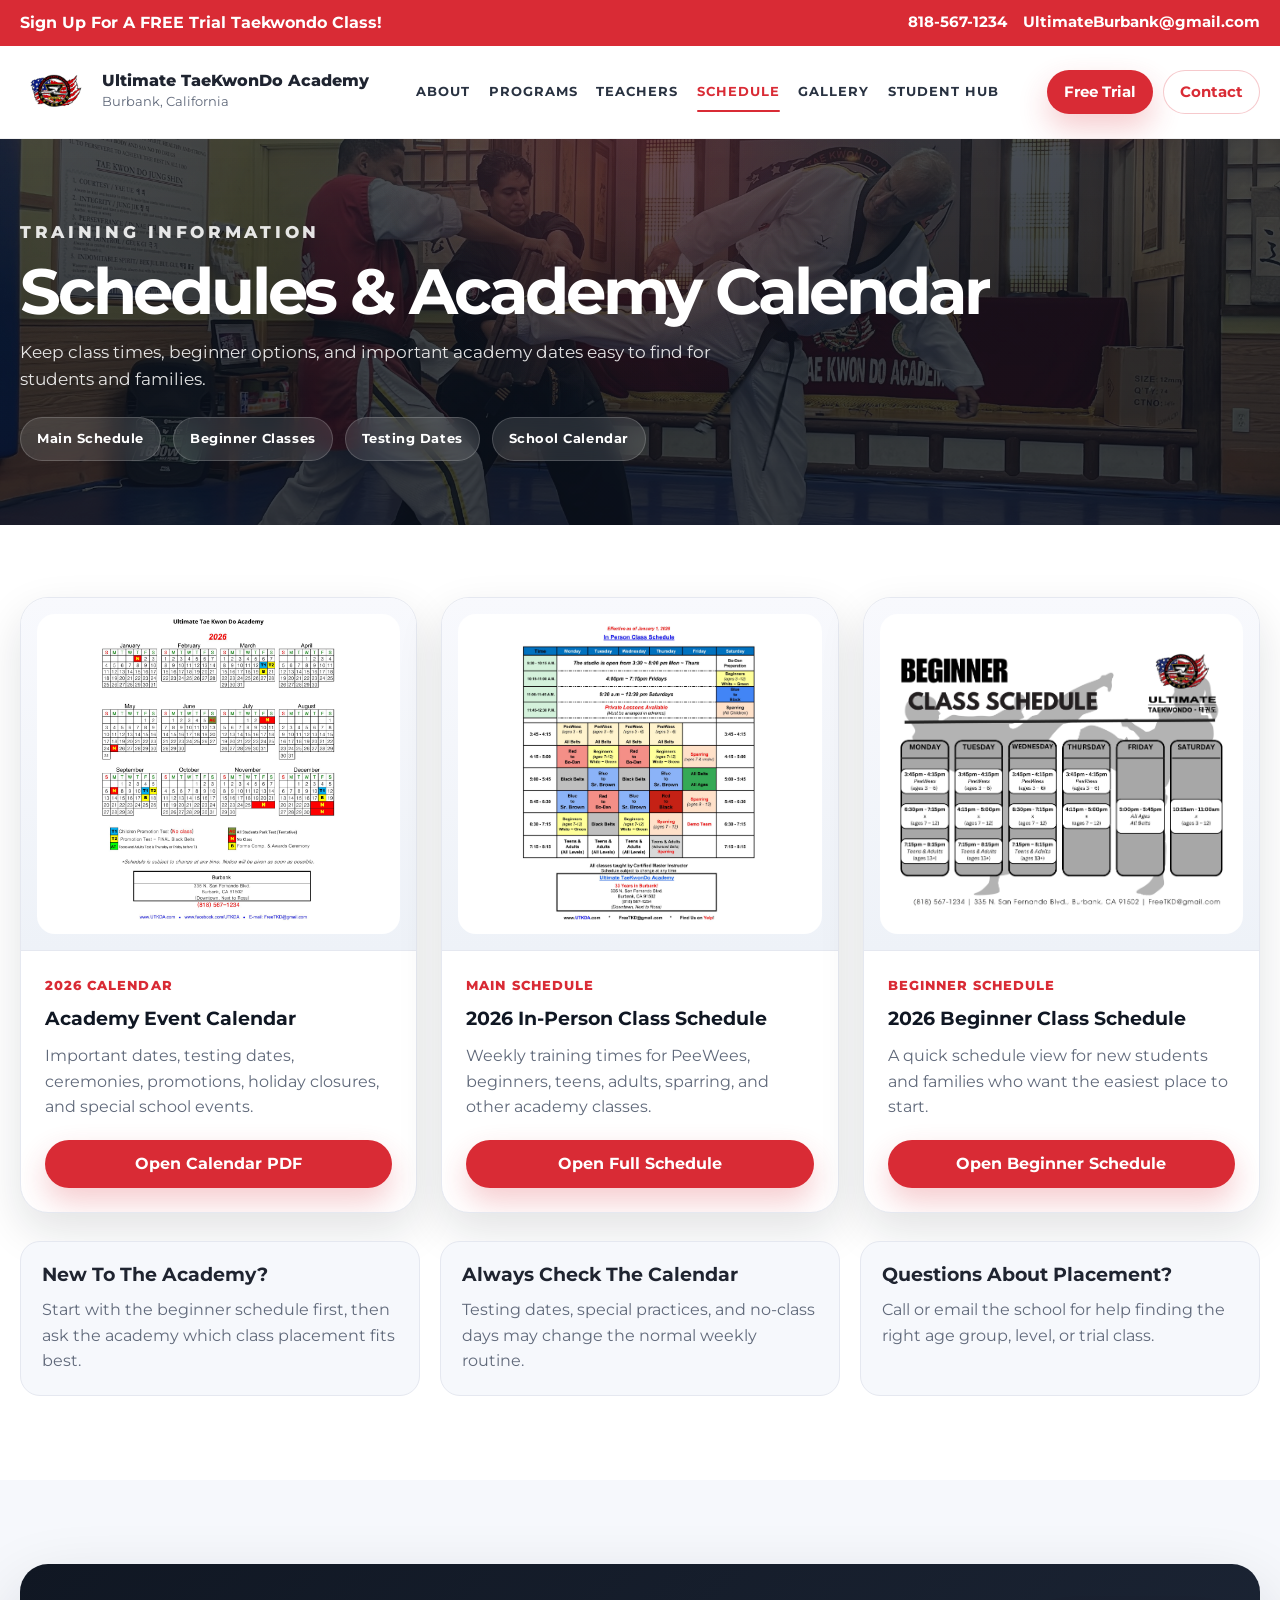
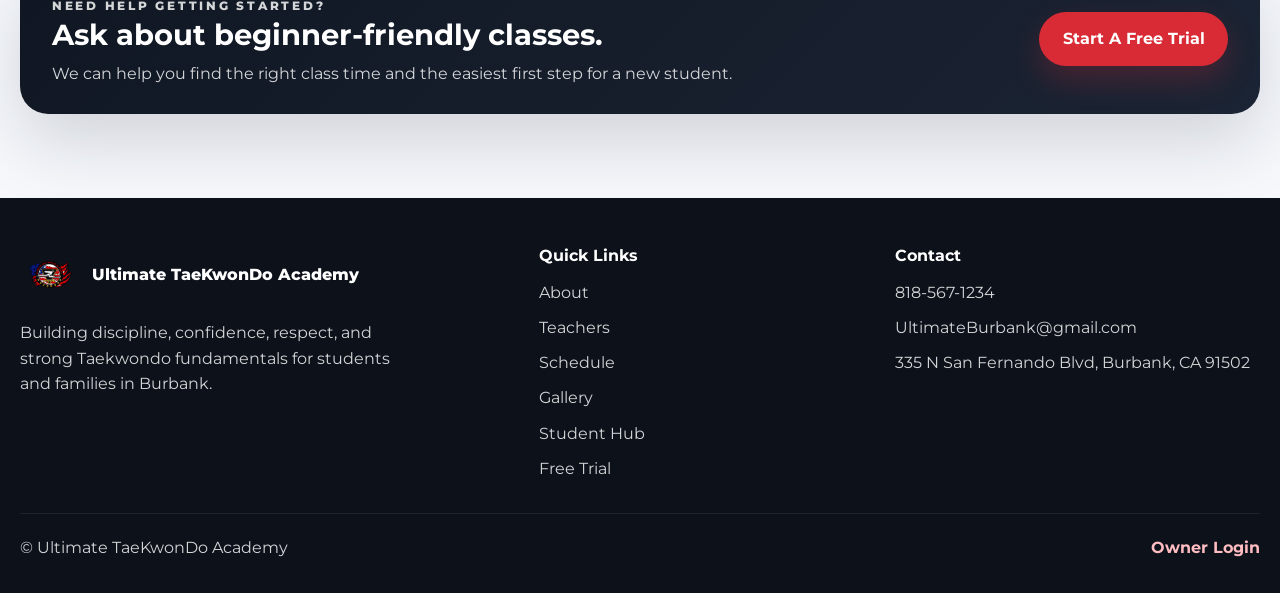
<file: schedule.html>
<!DOCTYPE html>
<html lang="en">
<head>
  <meta charset="UTF-8" />
  <meta name="viewport" content="width=device-width, initial-scale=1.0" />
  <title>Schedule | Ultimate Taekwondo Academy</title>
  <meta name="description" content="View the academy calendar, full class schedule, and beginner schedule for Ultimate TaeKwonDo Academy in Burbank." />
  <link rel="preconnect" href="https://fonts.googleapis.com" />
  <link rel="preconnect" href="https://fonts.gstatic.com" crossorigin />
  <link href="https://fonts.googleapis.com/css2?family=Montserrat:wght@400;500;600;700;800&display=swap" rel="stylesheet" />
  <link rel="stylesheet" href="styles.css" />
</head>
<body>
  <a class="skip-link" href="#main-content">Skip to content</a>
  <div class="top-strip">
    <div class="container top-strip-inner">
      <p class="top-strip-message">Sign Up For A FREE Trial Taekwondo Class!</p>
      <div class="top-strip-links">
        <a href="tel:8185671234">818-567-1234</a>
        <a href="mailto:UltimateBurbank@gmail.com">UltimateBurbank@gmail.com</a>
      </div>
    </div>
  </div>
  <header class="site-header" id="top">
    <div class="container header-row">
      <a class="site-brand" href="index.html" aria-label="Ultimate TaeKwonDo Academy home">
        <img src="utkdlogo.png" alt="Ultimate TaeKwonDo Academy logo" />
        <div class="site-brand-text">
          <span class="site-brand-name">Ultimate TaeKwonDo Academy</span>
          <span class="site-brand-location">Burbank, California</span>
        </div>
      </a>

      <button
        class="menu-toggle"
        type="button"
        aria-expanded="false"
        aria-controls="site-nav"
        aria-label="Open navigation"
      >
        <span></span>
        <span></span>
        <span></span>
      </button>

      <nav class="site-nav" id="site-nav">
        <a href="index.html#about">About</a>
        <a href="index.html#programs">Programs</a>
        <a href="teachers.html">Teachers</a>
        <a href="schedule.html" class="active">Schedule</a>
        <a href="gallery.html">Gallery</a>
        <a href="student-hub.html">Student Hub</a>
      </nav>

      <div class="header-actions">
        <a class="btn btn-primary" href="trial.html">Free Trial</a>
        <a class="btn btn-outline" href="index.html#contact">Contact</a>
      </div>
    </div>
  </header>

  <main id="main-content">
    <section class="page-hero">
      <div class="container page-hero-inner">
        <p class="eyebrow eyebrow-light">Training Information</p>
        <h1>Schedules &amp; Academy Calendar</h1>
        <p>
          Keep class times, beginner options, and important academy dates easy to find for students and families.
        </p>
        <div class="page-pill-row">
          <span class="page-pill">Main Schedule</span>
          <span class="page-pill">Beginner Classes</span>
          <span class="page-pill">Testing Dates</span>
          <span class="page-pill">School Calendar</span>
        </div>
      </div>
    </section>

    <section class="section section-light schedule-showcase">
      <div class="container">
        <div class="schedule-cards">
          <article class="schedule-card">
            <div class="schedule-preview">
              <img src="utkda-calendar-2026.jpg" alt="2026 Academy Event Calendar preview" />
            </div>
            <div class="schedule-content">
              <p class="schedule-tag">2026 Calendar</p>
              <h3>Academy Event Calendar</h3>
              <p>Important dates, testing dates, ceremonies, promotions, holiday closures, and special school events.</p>
              <div class="schedule-actions">
                <a class="btn btn-primary" href="utkda-calendar-2026.pdf">Open Calendar PDF</a>
              </div>
            </div>
          </article>

          <article class="schedule-card">
            <div class="schedule-preview">
              <img src="2026 class.jpg" alt="2026 In-Person Class Schedule preview" />
            </div>
            <div class="schedule-content">
              <p class="schedule-tag">Main Schedule</p>
              <h3>2026 In-Person Class Schedule</h3>
              <p>Weekly training times for PeeWees, beginners, teens, adults, sparring, and other academy classes.</p>
              <div class="schedule-actions">
                <a class="btn btn-primary" href="2026 Class Schedule.pdf">Open Full Schedule</a>
              </div>
            </div>
          </article>

          <article class="schedule-card">
            <div class="schedule-preview">
              <img src="beginner class.jpg" alt="2026 Beginner Class Schedule preview" />
            </div>
            <div class="schedule-content">
              <p class="schedule-tag">Beginner Schedule</p>
              <h3>2026 Beginner Class Schedule</h3>
              <p>A quick schedule view for new students and families who want the easiest place to start.</p>
              <div class="schedule-actions">
                <a class="btn btn-primary" href="2026 Beginner Class Schedule.pdf">Open Beginner Schedule</a>
              </div>
            </div>
          </article>
        </div>

        <div class="schedule-note-grid">
          <article class="schedule-note">
            <h3>New To The Academy?</h3>
            <p>Start with the beginner schedule first, then ask the academy which class placement fits best.</p>
          </article>
          <article class="schedule-note">
            <h3>Always Check The Calendar</h3>
            <p>Testing dates, special practices, and no-class days may change the normal weekly routine.</p>
          </article>
          <article class="schedule-note">
            <h3>Questions About Placement?</h3>
            <p>Call or email the school for help finding the right age group, level, or trial class.</p>
          </article>
        </div>
      </div>
    </section>

    <section class="section section-soft">
      <div class="container">
        <div class="cta-banner">
          <div class="cta-banner-grid">
            <div>
              <p class="eyebrow eyebrow-light">Need Help Getting Started?</p>
              <h3 style="font-size: 1.8rem; margin-bottom: 0.45rem;">Ask about beginner-friendly classes.</h3>
              <p>We can help you find the right class time and the easiest first step for a new student.</p>
            </div>
            <a class="btn btn-primary btn-large" href="trial.html">Start A Free Trial</a>
          </div>
        </div>
      </div>
    </section>
  </main>
  <footer class="site-footer">
    <div class="container footer-grid">
      <div>
        <a class="footer-brand" href="index.html">
          <img src="utkdlogo.png" alt="Ultimate TaeKwonDo Academy logo" />
          <span>Ultimate TaeKwonDo Academy</span>
        </a>
        <p class="footer-text">
          Building discipline, confidence, respect, and strong Taekwondo fundamentals for students and families in Burbank.
        </p>
      </div>

      <div>
        <h3 class="footer-title">Quick Links</h3>
        <ul class="footer-list">
          <li><a href="index.html#about">About</a></li>
          <li><a href="teachers.html">Teachers</a></li>
          <li><a href="schedule.html">Schedule</a></li>
          <li><a href="gallery.html">Gallery</a></li>
          <li><a href="student-hub.html">Student Hub</a></li>
          <li><a href="trial.html">Free Trial</a></li>
        </ul>
      </div>

      <div>
        <h3 class="footer-title">Contact</h3>
        <ul class="footer-list">
          <li><a href="tel:8185671234">818-567-1234</a></li>
          <li><a href="mailto:UltimateBurbank@gmail.com">UltimateBurbank@gmail.com</a></li>
          <li>335 N San Fernando Blvd, Burbank, CA 91502</li>
        </ul>
      </div>
    </div>
    <div class="container footer-admin-row">
      <span>&copy; Ultimate TaeKwonDo Academy</span>
      <a class="footer-admin-link" href="admin/">Owner Login</a>
    </div>
  </footer>

  <script src="script.js"></script>
</body>
</html>
</file>
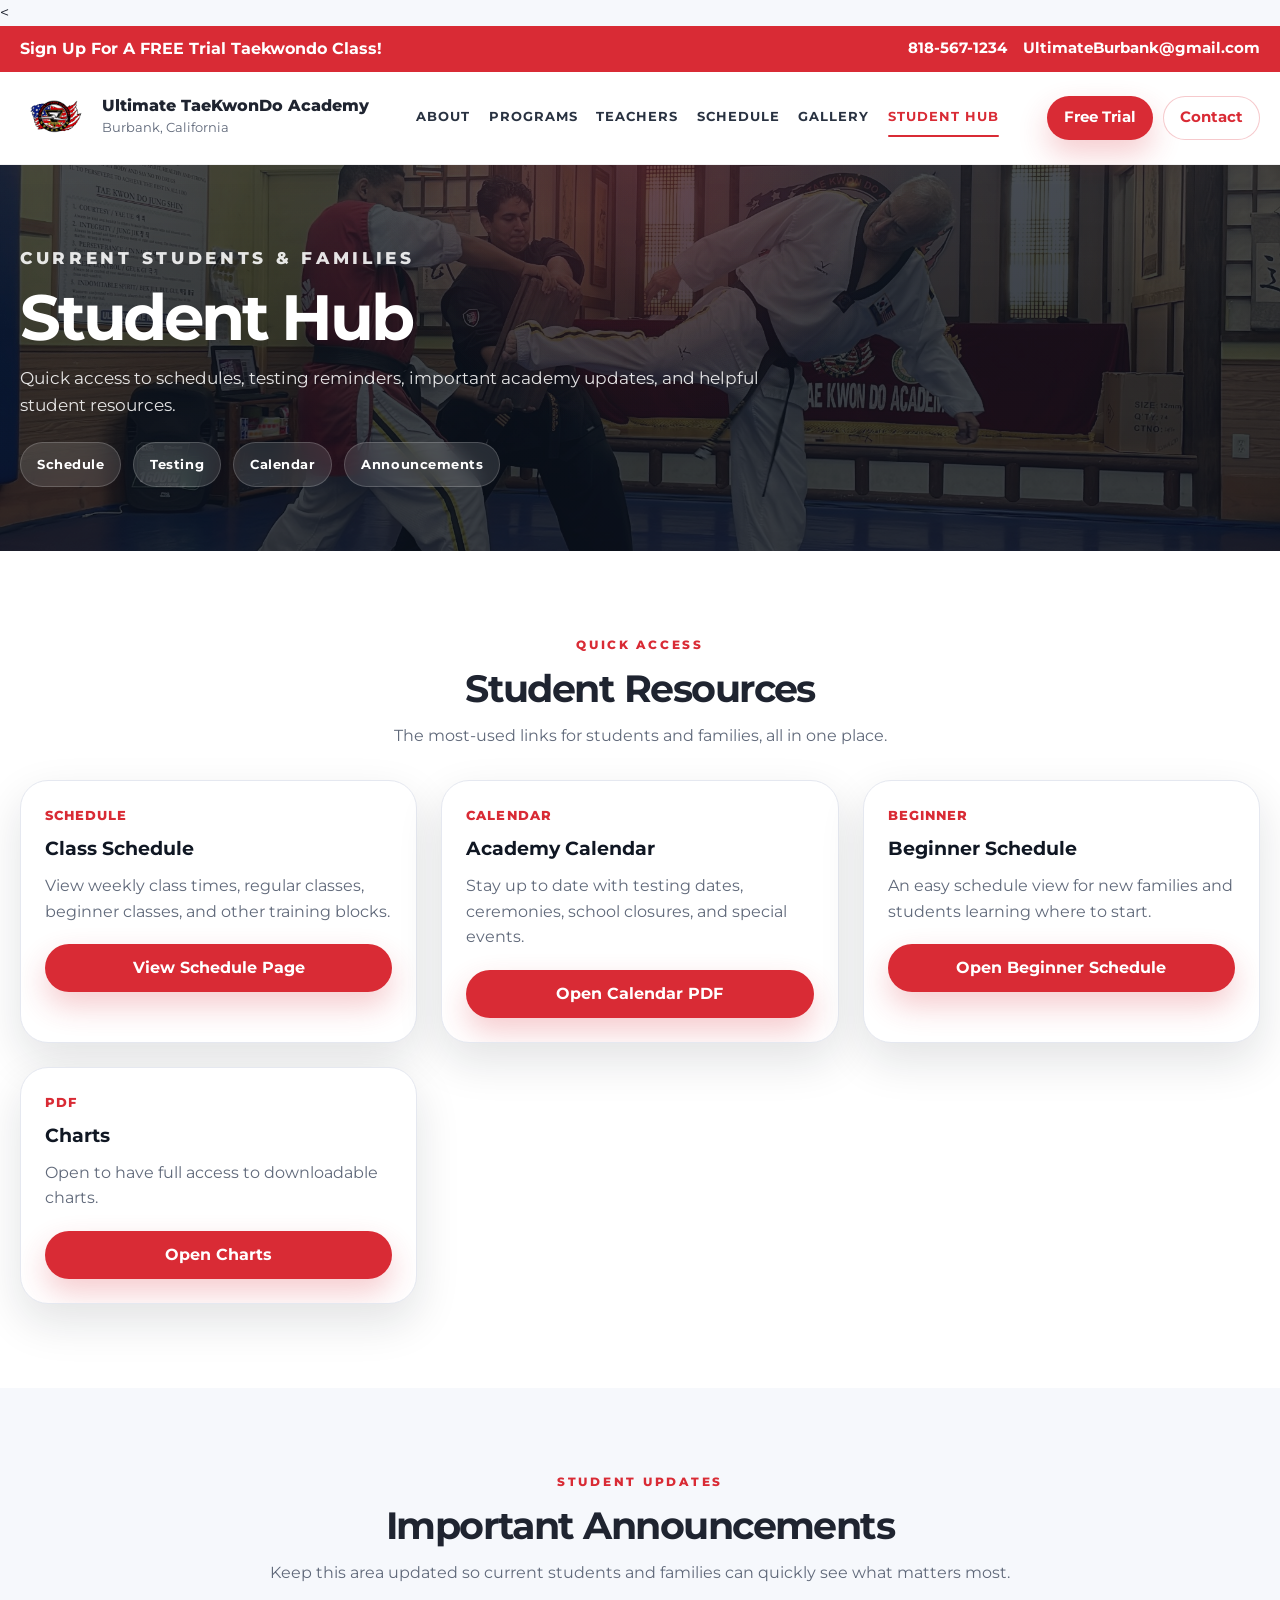
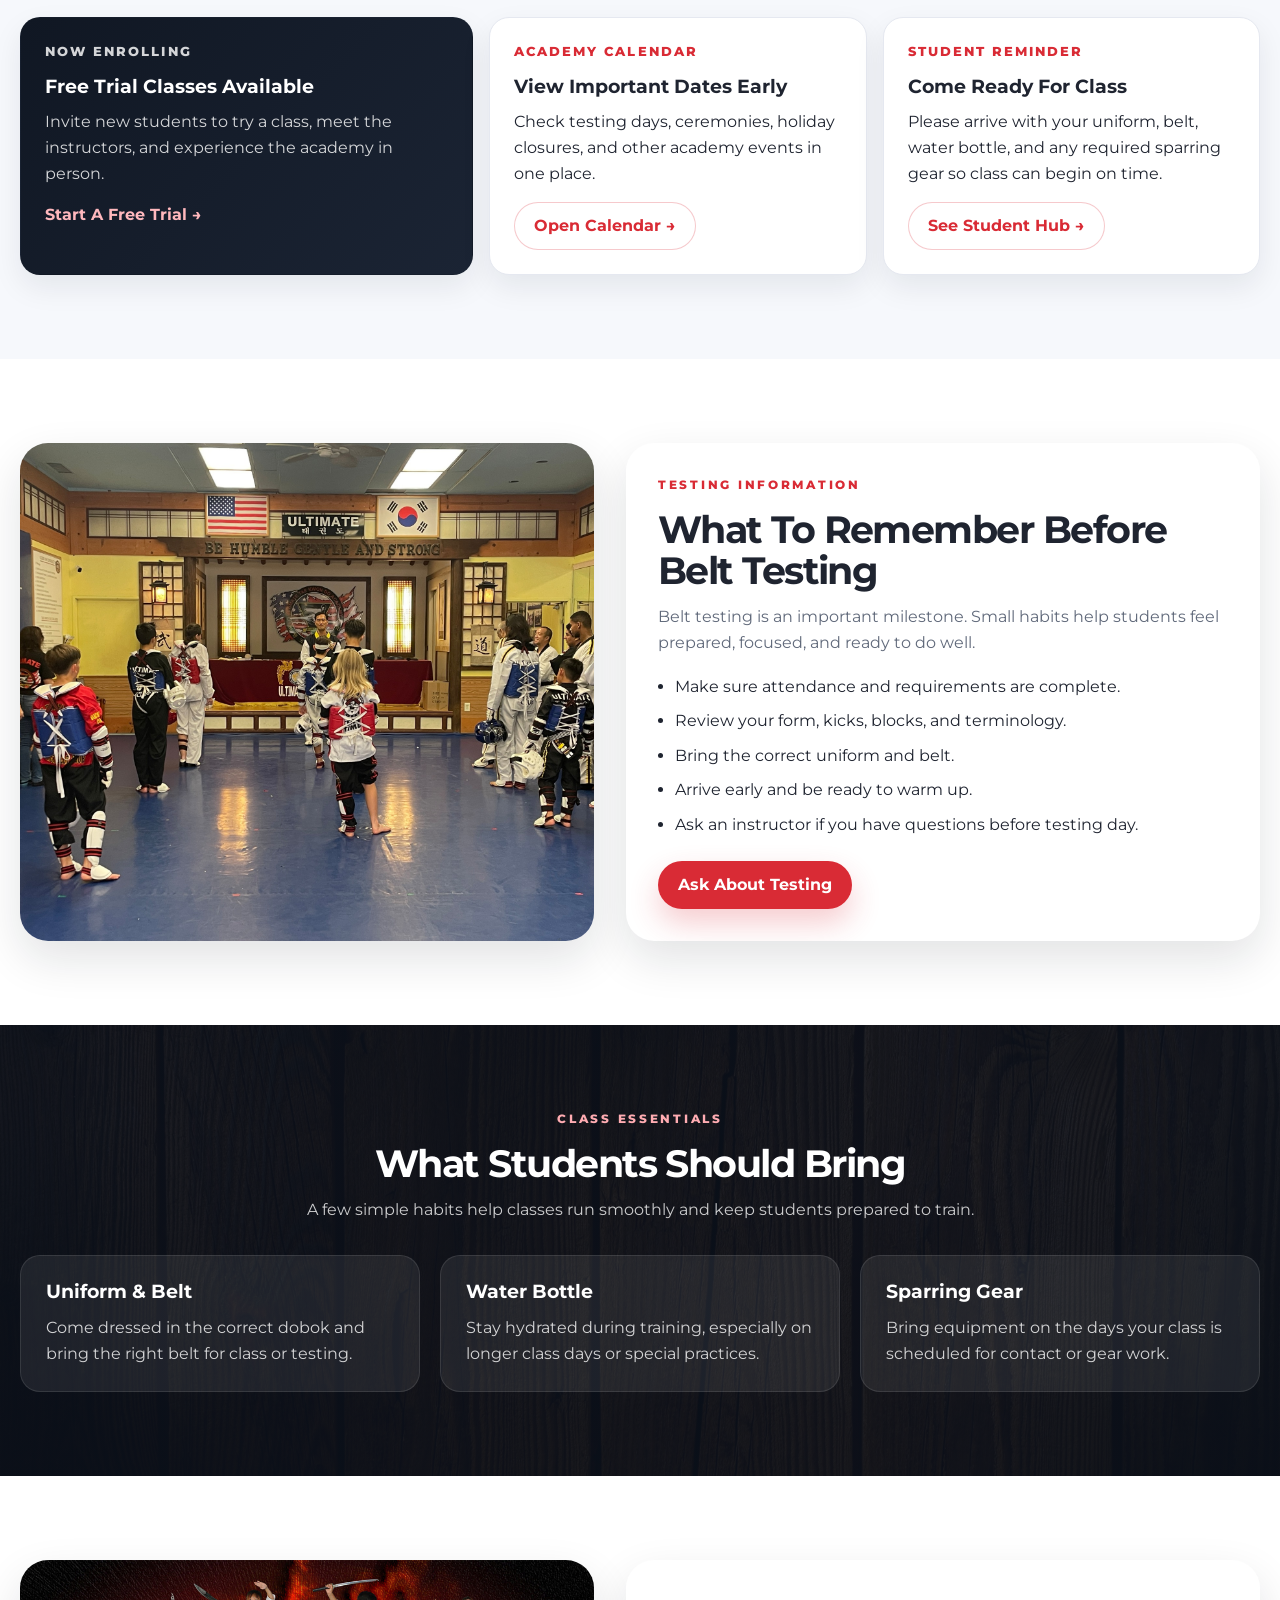
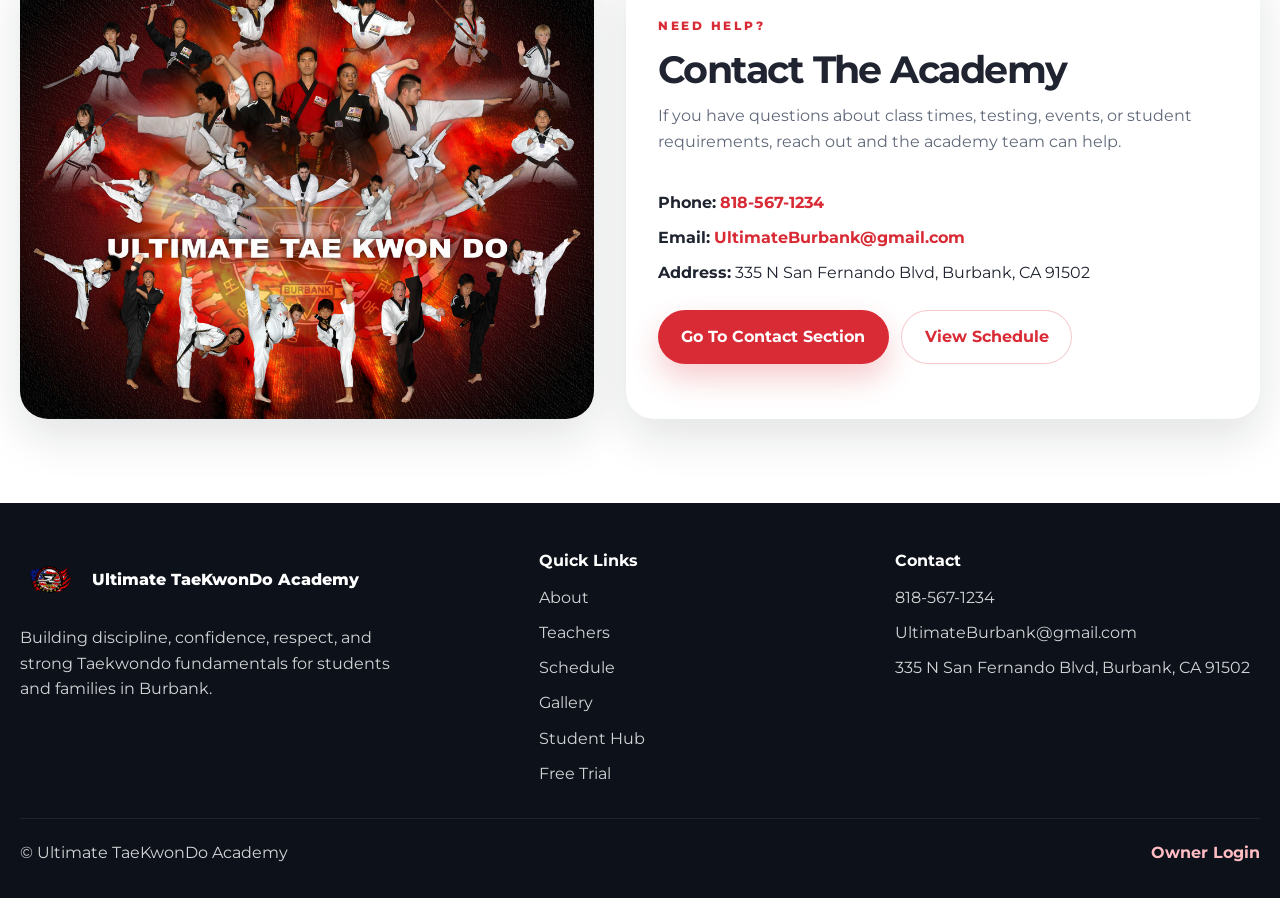
<file: student-hub.html>
<<!DOCTYPE html>
<html lang="en">
<head>
  <meta charset="UTF-8" />
  <meta name="viewport" content="width=device-width, initial-scale=1.0" />
  <title>Student Hub | Ultimate Taekwondo Academy</title>
  <meta name="description" content="Student Hub for Ultimate TaeKwonDo Academy in Burbank with resources, updates, testing reminders, and quick links for students and families." />
  <link rel="preconnect" href="https://fonts.googleapis.com" />
  <link rel="preconnect" href="https://fonts.gstatic.com" crossorigin />
  <link href="https://fonts.googleapis.com/css2?family=Montserrat:wght@400;500;600;700;800&display=swap" rel="stylesheet" />
  <link rel="stylesheet" href="styles.css" />
</head>
<body>
  <a class="skip-link" href="#main-content">Skip to content</a>
  <div class="top-strip">
    <div class="container top-strip-inner">
      <p class="top-strip-message">Sign Up For A FREE Trial Taekwondo Class!</p>
      <div class="top-strip-links">
        <a href="tel:8185671234">818-567-1234</a>
        <a href="mailto:UltimateBurbank@gmail.com">UltimateBurbank@gmail.com</a>
      </div>
    </div>
  </div>
  <header class="site-header" id="top">
    <div class="container header-row">
      <a class="site-brand" href="index.html" aria-label="Ultimate TaeKwonDo Academy home">
        <img src="utkdlogo.png" alt="Ultimate TaeKwonDo Academy logo" />
        <div class="site-brand-text">
          <span class="site-brand-name">Ultimate TaeKwonDo Academy</span>
          <span class="site-brand-location">Burbank, California</span>
        </div>
      </a>

      <button
        class="menu-toggle"
        type="button"
        aria-expanded="false"
        aria-controls="site-nav"
        aria-label="Open navigation"
      >
        <span></span>
        <span></span>
        <span></span>
      </button>

      <nav class="site-nav" id="site-nav">
        <a href="index.html#about">About</a>
        <a href="index.html#programs">Programs</a>
        <a href="teachers.html">Teachers</a>
        <a href="schedule.html">Schedule</a>
        <a href="gallery.html">Gallery</a>
        <a href="student-hub.html" class="active">Student Hub</a>
      </nav>

      <div class="header-actions">
        <a class="btn btn-primary" href="trial.html">Free Trial</a>
        <a class="btn btn-outline" href="index.html#contact">Contact</a>
      </div>
    </div>
  </header>

  <main id="main-content">
    <section class="page-hero">
      <div class="container page-hero-inner">
        <p class="eyebrow eyebrow-light">Current Students &amp; Families</p>
        <h1>Student Hub</h1>
        <p>
          Quick access to schedules, testing reminders, important academy updates, and helpful student resources.
        </p>
        <div class="page-pill-row">
          <span class="page-pill">Schedule</span>
          <span class="page-pill">Testing</span>
          <span class="page-pill">Calendar</span>
          <span class="page-pill">Announcements</span>
        </div>
      </div>
    </section>

    <section class="section section-light">
      <div class="container">
        <div class="section-heading center-text">
          <p class="eyebrow">Quick Access</p>
          <h2>Student Resources</h2>
          <p class="section-subtitle">The most-used links for students and families, all in one place.</p>
        </div>

        <div class="schedule-cards">
          <article class="schedule-card">
            <div class="schedule-content">
              <p class="schedule-tag">Schedule</p>
              <h3>Class Schedule</h3>
              <p>View weekly class times, regular classes, beginner classes, and other training blocks.</p>
              <div class="schedule-actions">
                <a class="btn btn-primary" href="schedule.html">View Schedule Page</a>
              </div>
            </div>
          </article>

          <article class="schedule-card">
            <div class="schedule-content">
              <p class="schedule-tag">Calendar</p>
              <h3>Academy Calendar</h3>
              <p>Stay up to date with testing dates, ceremonies, school closures, and special events.</p>
              <div class="schedule-actions">
                <a class="btn btn-primary" href="utkda-calendar-2026.pdf">Open Calendar PDF</a>
              </div>
            </div>
          </article>

          <article class="schedule-card">
            <div class="schedule-content">
              <p class="schedule-tag">Beginner</p>
              <h3>Beginner Schedule</h3>
              <p>An easy schedule view for new families and students learning where to start.</p>
              <div class="schedule-actions">
                <a class="btn btn-primary" href="2026 Beginner Class Schedule.pdf">Open Beginner Schedule</a>
              </div>
            </div>
          </article>

          <article class="schedule-card">
            <div class="schedule-content">
              <p class="schedule-tag">PDF</p>
              <h3>Charts</h3>
              <p>Open to have full access to downloadable charts.</p>
              <div class="schedule-actions">
                <a class="btn btn-primary" href="Charts.pdf">Open Charts</a>
              </div>
            </div>
          </article>
        </div>
      </div>
    </section>

    <section class="section section-soft" id="announcements">
      <div class="container">
        <div class="section-heading center-text">
          <p class="eyebrow">Student Updates</p>
          <h2>Important Announcements</h2>
          <p class="section-subtitle">
            Keep this area updated so current students and families can quickly see what matters most.
          </p>
        </div>

        <div class="news-grid" data-news-grid data-news-limit="3">
          <article class="news-card featured-news-card">
            <p class="news-date">Important</p>
            <h3>Check Uniform And Equipment Before Class</h3>
            <p>Please arrive ready for class with your uniform, belt, water bottle, and any required sparring gear.</p>
            <a href="index.html#contact" class="text-link">Questions? Contact The Academy →</a>
          </article>
          <article class="news-card">
            <p class="news-date">Upcoming</p>
            <h3>Academy Calendar Available</h3>
            <p>Review important dates early so testing, events, and special academy days do not catch you off guard.</p>
          </article>
          <article class="news-card">
            <p class="news-date">Students</p>
            <h3>Start Strong Each Class</h3>
            <p>Arrive early, check your belt and uniform, and be ready to warm up when class begins.</p>
          </article>
        </div>
      </div>
    </section>

    <section class="section section-light">
      <div class="container feature-grid">
        <div class="feature-image-card">
          <img src="Testing4.jpg" alt="Students lined up in Taekwondo class" />
        </div>
        <div class="feature-copy-card">
          <p class="eyebrow left-eyebrow">Testing Information</p>
          <h2>What To Remember Before Belt Testing</h2>
          <p class="lead-text">
            Belt testing is an important milestone. Small habits help students feel prepared, focused, and ready to do well.
          </p>

          <ul class="check-list">
            <li>Make sure attendance and requirements are complete.</li>
            <li>Review your form, kicks, blocks, and terminology.</li>
            <li>Bring the correct uniform and belt.</li>
            <li>Arrive early and be ready to warm up.</li>
            <li>Ask an instructor if you have questions before testing day.</li>
          </ul>

          <a class="btn btn-primary" href="index.html#contact">Ask About Testing</a>
        </div>
      </div>
    </section>

    <section class="section section-dark">
      <div class="container">
        <div class="section-heading center-text">
          <p class="eyebrow eyebrow-light">Class Essentials</p>
          <h2>What Students Should Bring</h2>
          <p class="section-subtitle">
            A few simple habits help classes run smoothly and keep students prepared to train.
          </p>
        </div>

        <div class="card-grid">
          <article class="info-card">
            <h3>Uniform &amp; Belt</h3>
            <p>Come dressed in the correct dobok and bring the right belt for class or testing.</p>
          </article>
          <article class="info-card">
            <h3>Water Bottle</h3>
            <p>Stay hydrated during training, especially on longer class days or special practices.</p>
          </article>
          <article class="info-card">
            <h3>Sparring Gear</h3>
            <p>Bring equipment on the days your class is scheduled for contact or gear work.</p>
          </article>
        </div>
      </div>
    </section>
    

    <section class="section section-light">
      <div class="container contact-grid">
        <div class="contact-image-card">
          <img src="utkd.jpg" alt="Ultimate Taekwondo Academy students and instructors" />
        </div>
        <div class="contact-copy-card">
          <p class="eyebrow left-eyebrow">Need Help?</p>
          <h2>Contact The Academy</h2>
          <p class="lead-text">
            If you have questions about class times, testing, events, or student requirements, reach out and the academy team can help.
          </p>
          <div class="contact-details">
            <p><strong>Phone:</strong> <a class="text-link" href="tel:8185671234">818-567-1234</a></p>
            <p><strong>Email:</strong> <a class="text-link" href="mailto:UltimateBurbank@gmail.com">UltimateBurbank@gmail.com</a></p>
            <p><strong>Address:</strong> 335 N San Fernando Blvd, Burbank, CA 91502</p>
          </div>
          <div class="contact-actions">
            <a class="btn btn-primary btn-large" href="index.html#contact">Go To Contact Section</a>
            <a class="btn btn-outline btn-large" href="schedule.html">View Schedule</a>
          </div>
        </div>
      </div>
    </section>
  </main>
  <footer class="site-footer">
    <div class="container footer-grid">
      <div>
        <a class="footer-brand" href="index.html">
          <img src="utkdlogo.png" alt="Ultimate TaeKwonDo Academy logo" />
          <span>Ultimate TaeKwonDo Academy</span>
        </a>
        <p class="footer-text">
          Building discipline, confidence, respect, and strong Taekwondo fundamentals for students and families in Burbank.
        </p>
      </div>

      <div>
        <h3 class="footer-title">Quick Links</h3>
        <ul class="footer-list">
          <li><a href="index.html#about">About</a></li>
          <li><a href="teachers.html">Teachers</a></li>
          <li><a href="schedule.html">Schedule</a></li>
          <li><a href="gallery.html">Gallery</a></li>
          <li><a href="student-hub.html">Student Hub</a></li>
          <li><a href="trial.html">Free Trial</a></li>
        </ul>
      </div>

      <div>
        <h3 class="footer-title">Contact</h3>
        <ul class="footer-list">
          <li><a href="tel:8185671234">818-567-1234</a></li>
          <li><a href="mailto:UltimateBurbank@gmail.com">UltimateBurbank@gmail.com</a></li>
          <li>335 N San Fernando Blvd, Burbank, CA 91502</li>
        </ul>
      </div>
    </div>
    <div class="container footer-admin-row">
      <span>&copy; Ultimate TaeKwonDo Academy</span>
      <a class="footer-admin-link" href="admin/">Owner Login</a>
    </div>
  </footer>

  <script src="script.js"></script>
</body>
</html>
</file>
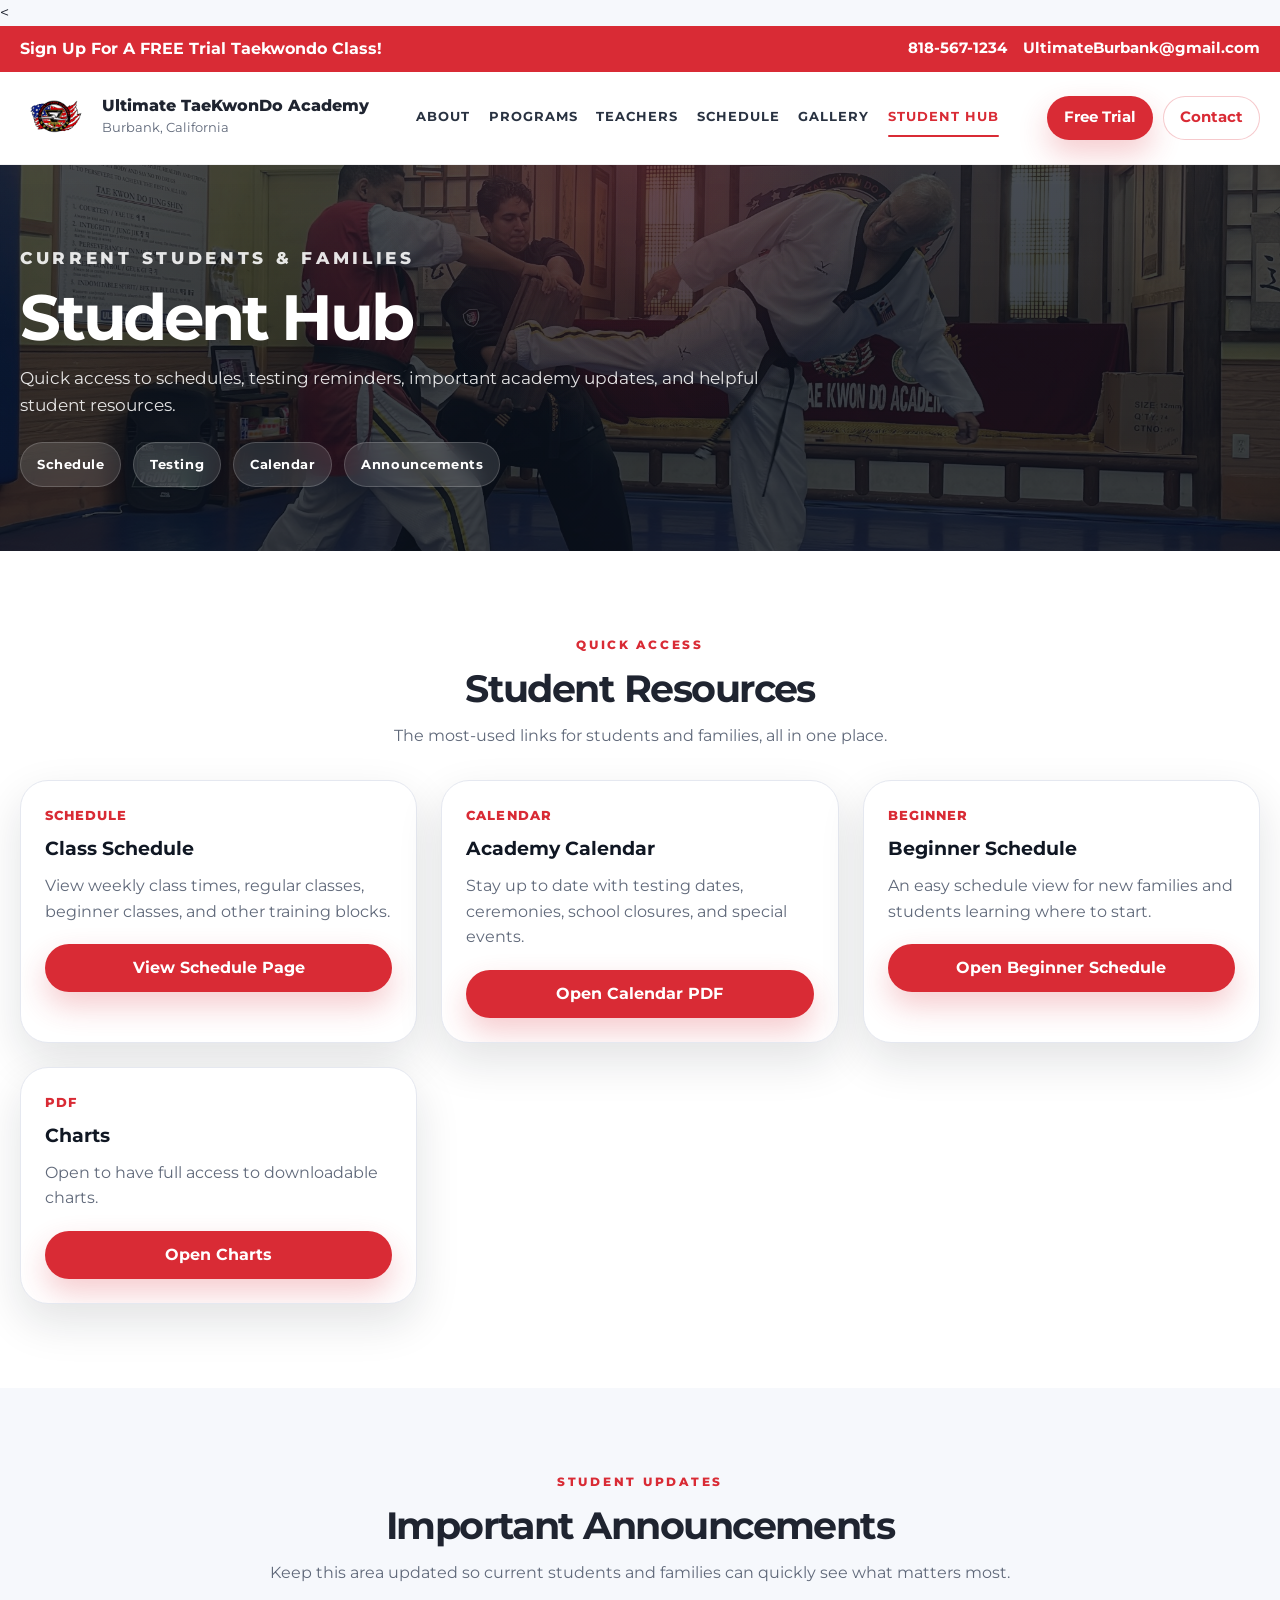
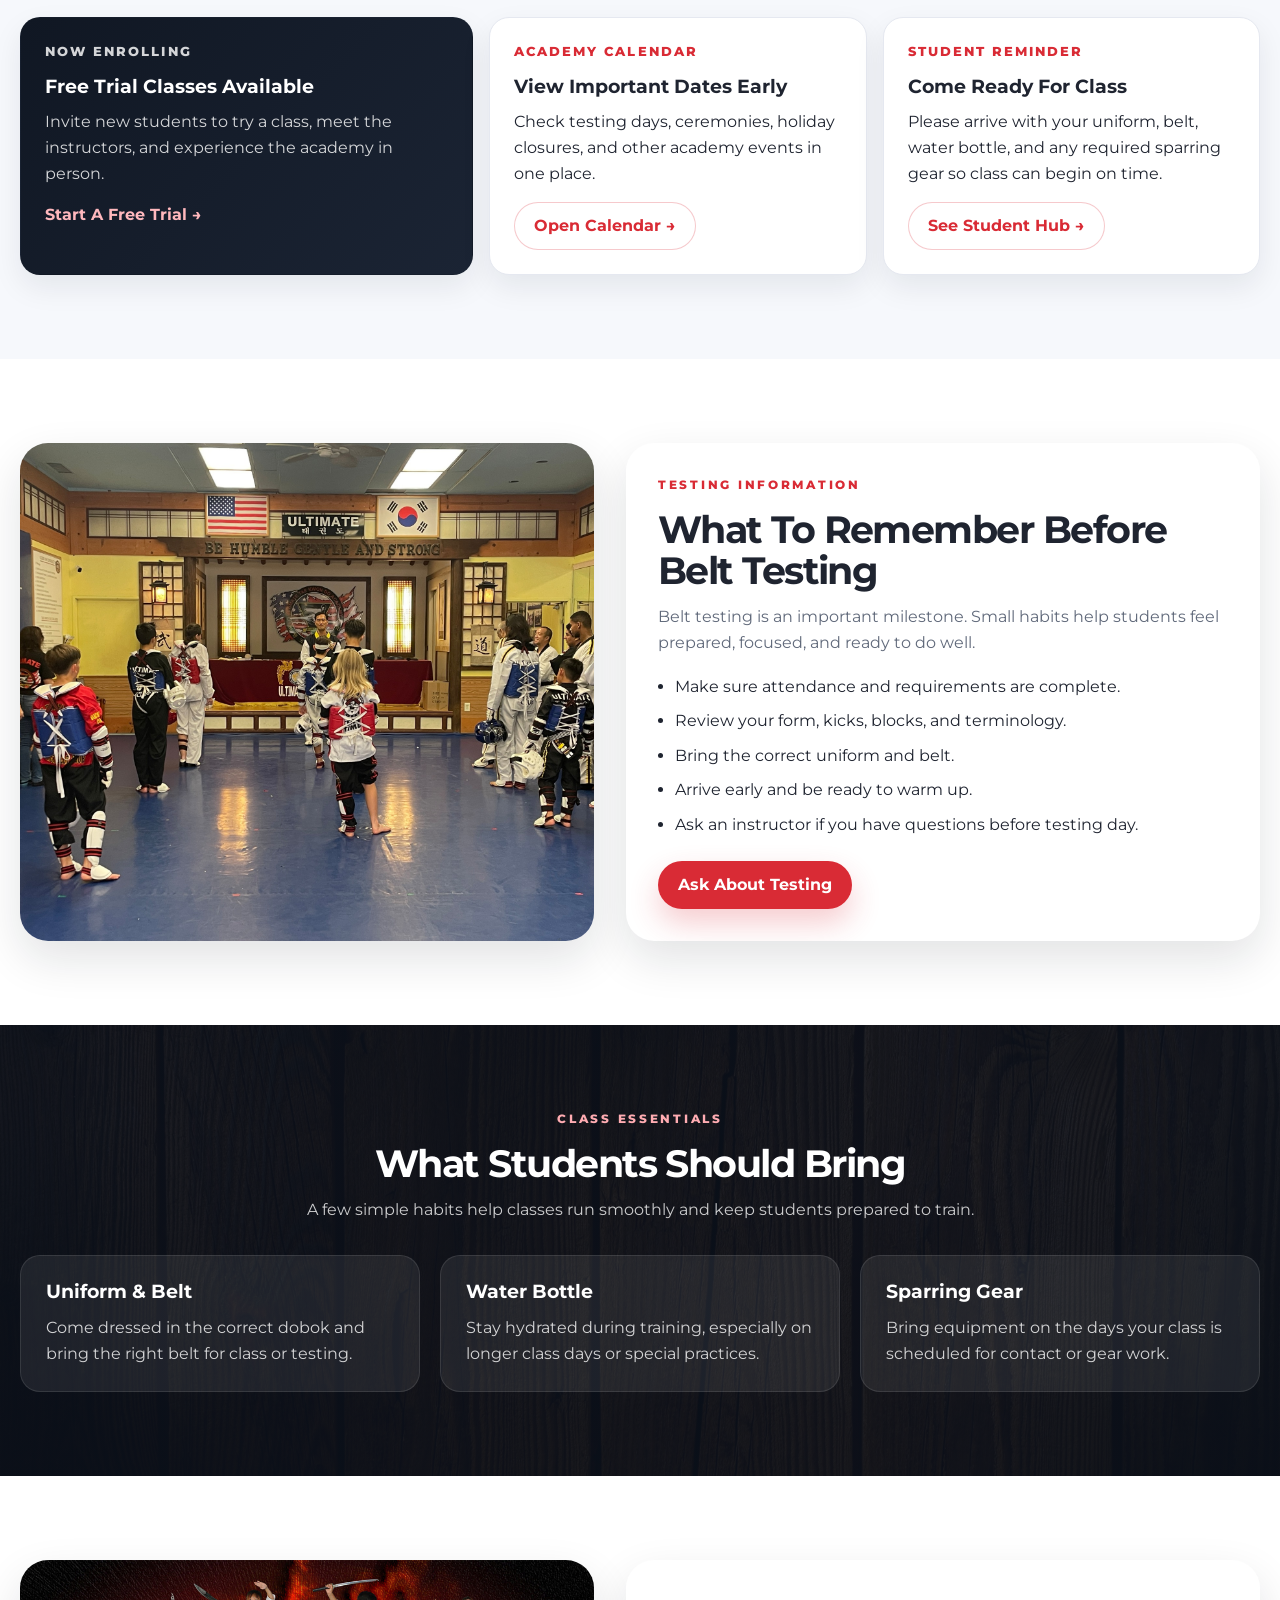
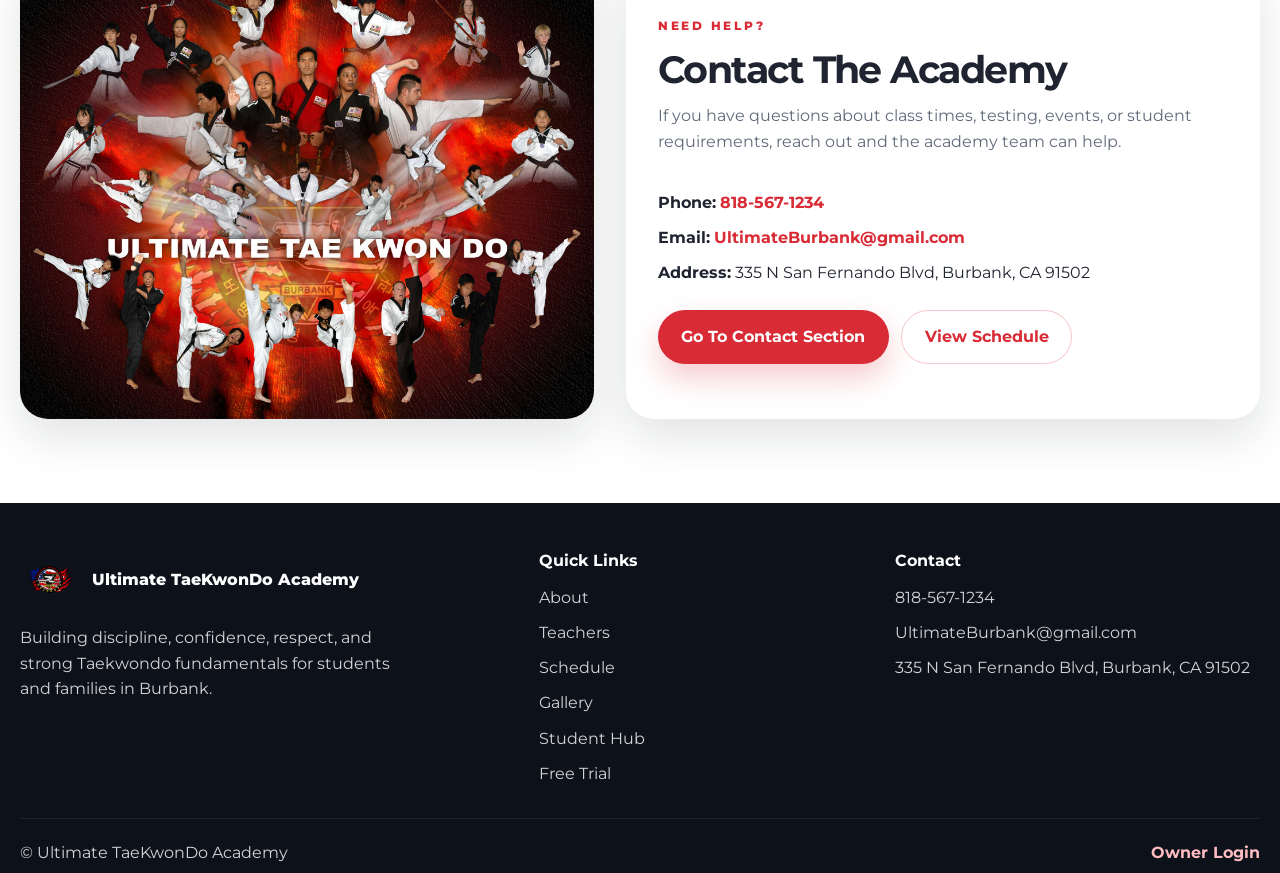
<file: StudentHub.html>
<!DOCTYPE html>
<html lang="en">
<head>
  <meta charset="utf-8" />
  <meta http-equiv="refresh" content="0; url=student-hub.html" />
  <title>Redirecting...</title>
  <link rel="canonical" href="student-hub.html" />
</head>
<body>
  <p>Redirecting to <a href="student-hub.html">student-hub.html</a>...</p>
</body>
</html>
</file>
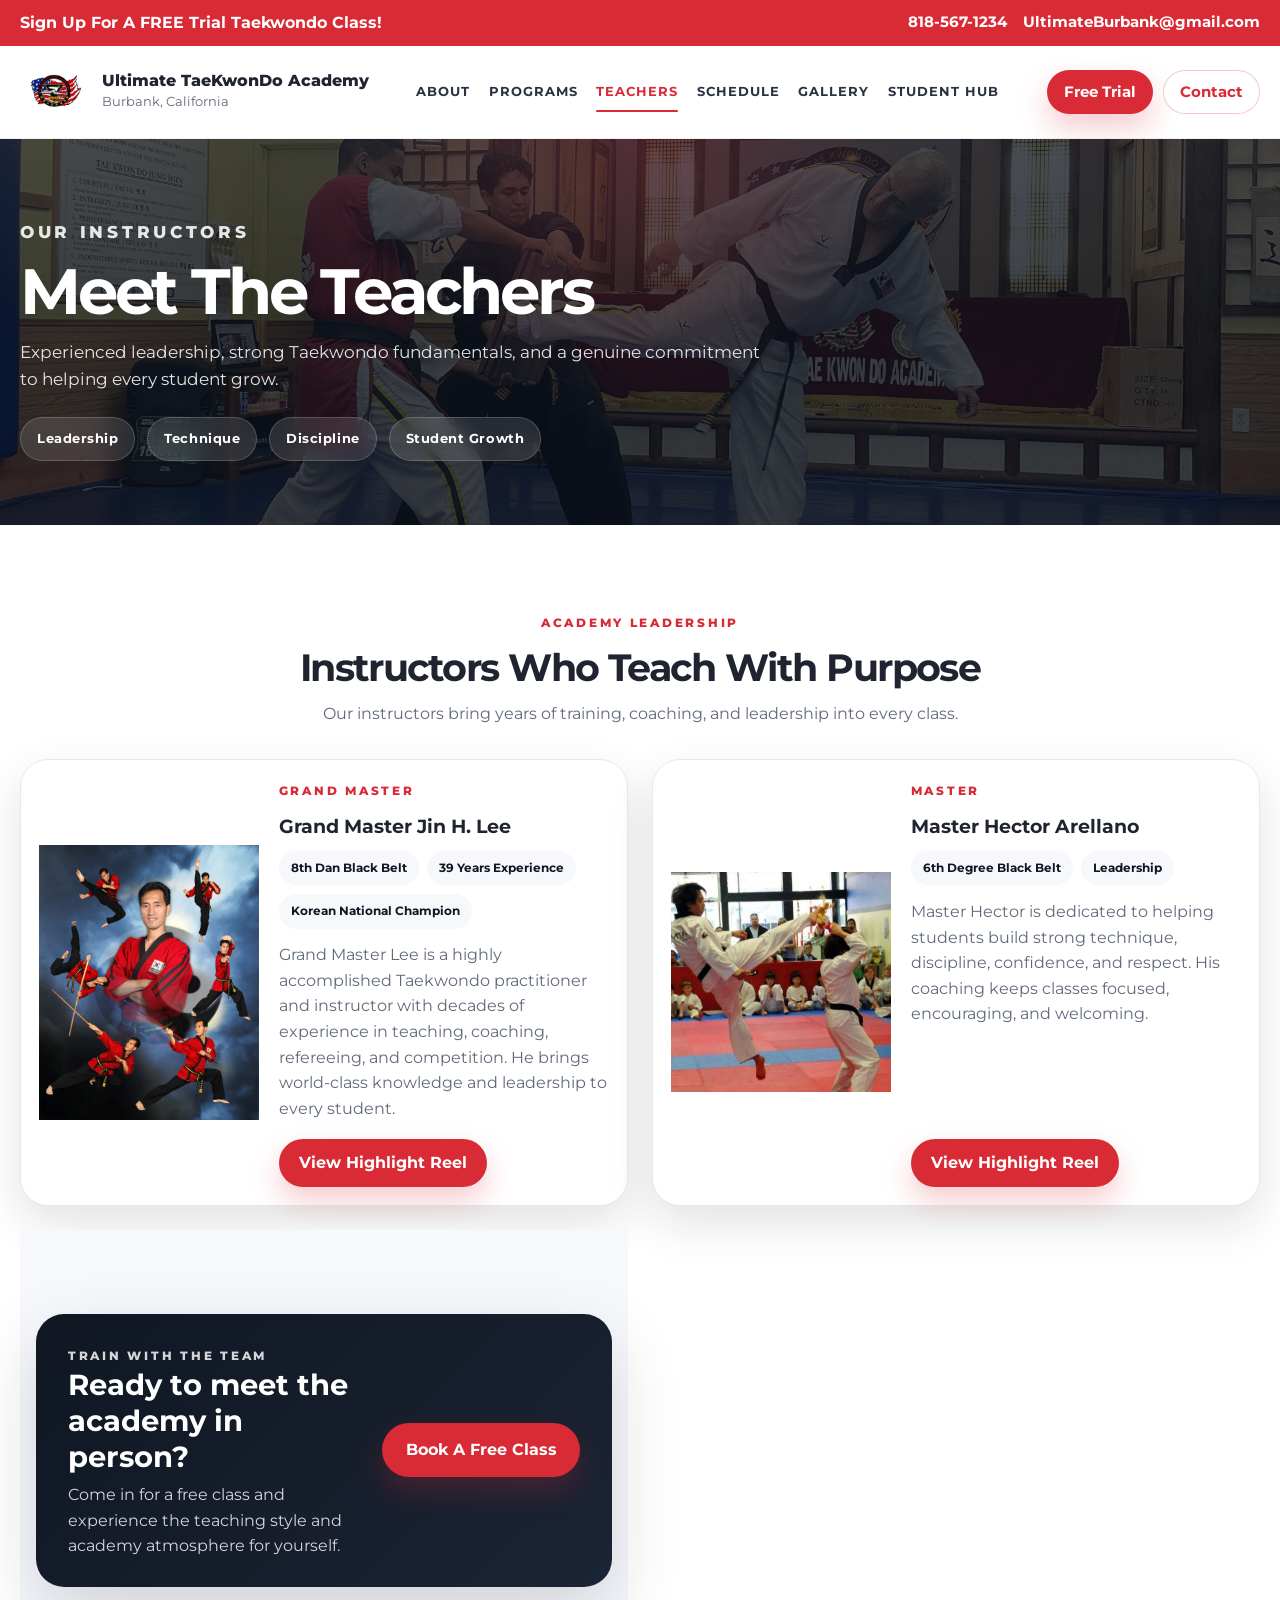
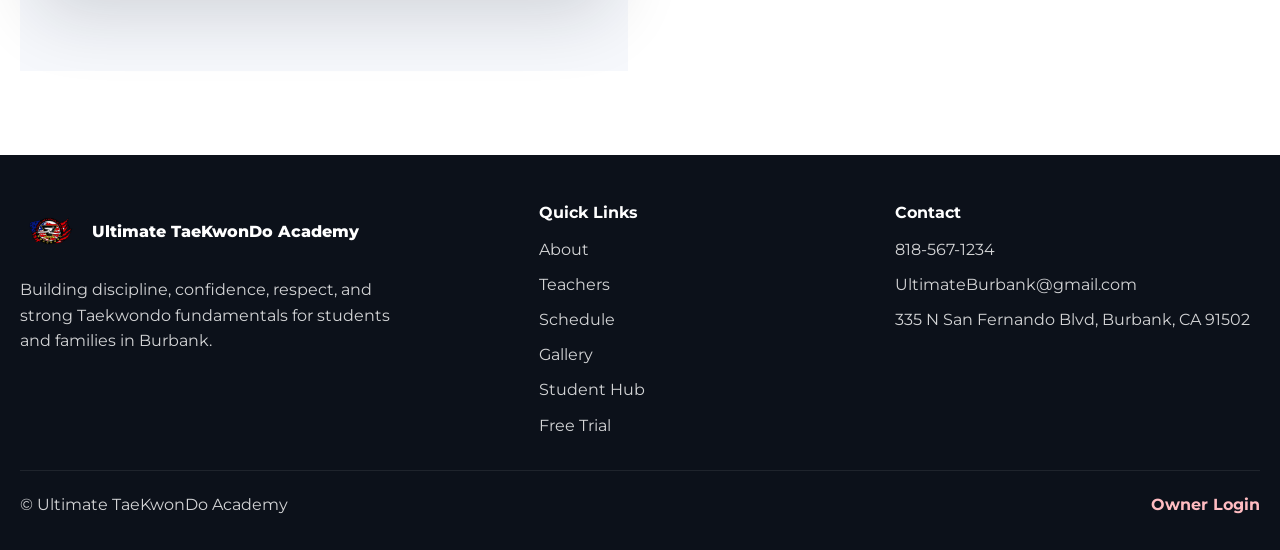
<file: teachers.html>
<!DOCTYPE html>
<html lang="en">
<head>
  <meta charset="UTF-8" />
  <meta name="viewport" content="width=device-width, initial-scale=1.0" />
  <title>Teachers | Ultimate Taekwondo Academy</title>
  <meta name="description" content="Meet the instructors of Ultimate TaeKwonDo Academy in Burbank and learn more about the leadership behind the school." />
  <link rel="preconnect" href="https://fonts.googleapis.com" />
  <link rel="preconnect" href="https://fonts.gstatic.com" crossorigin />
  <link href="https://fonts.googleapis.com/css2?family=Montserrat:wght@400;500;600;700;800&display=swap" rel="stylesheet" />
  <link rel="stylesheet" href="styles.css" />
</head>
<body>
  <a class="skip-link" href="#main-content">Skip to content</a>
  <div class="top-strip">
    <div class="container top-strip-inner">
      <p class="top-strip-message">Sign Up For A FREE Trial Taekwondo Class!</p>
      <div class="top-strip-links">
        <a href="tel:8185671234">818-567-1234</a>
        <a href="mailto:UltimateBurbank@gmail.com">UltimateBurbank@gmail.com</a>
      </div>
    </div>
  </div>
  <header class="site-header" id="top">
    <div class="container header-row">
      <a class="site-brand" href="index.html" aria-label="Ultimate TaeKwonDo Academy home">
        <img src="utkdlogo.png" alt="Ultimate TaeKwonDo Academy logo" />
        <div class="site-brand-text">
          <span class="site-brand-name">Ultimate TaeKwonDo Academy</span>
          <span class="site-brand-location">Burbank, California</span>
        </div>
      </a>

      <button
        class="menu-toggle"
        type="button"
        aria-expanded="false"
        aria-controls="site-nav"
        aria-label="Open navigation"
      >
        <span></span>
        <span></span>
        <span></span>
      </button>

      <nav class="site-nav" id="site-nav">
        <a href="index.html#about">About</a>
        <a href="index.html#programs">Programs</a>
        <a href="teachers.html" class="active">Teachers</a>
        <a href="schedule.html">Schedule</a>
        <a href="gallery.html">Gallery</a>
        <a href="student-hub.html">Student Hub</a>

      </nav>

      <div class="header-actions">
        <a class="btn btn-primary" href="trial.html">Free Trial</a>
        <a class="btn btn-outline" href="index.html#contact">Contact</a>
      </div>
    </div>
  </header>

  <main id="main-content">
    <section class="page-hero">
      <div class="container page-hero-inner">
        <p class="eyebrow eyebrow-light">Our Instructors</p>
        <h1>Meet The Teachers</h1>
        <p>
          Experienced leadership, strong Taekwondo fundamentals, and a genuine commitment to helping every student grow.
        </p>
        <div class="page-pill-row">
          <span class="page-pill">Leadership</span>
          <span class="page-pill">Technique</span>
          <span class="page-pill">Discipline</span>
          <span class="page-pill">Student Growth</span>
        </div>
      </div>
    </section>

    <section class="section section-light">
      <div class="container">
        <div class="section-heading center-text">
          <p class="eyebrow">Academy Leadership</p>
          <h2>Instructors Who Teach With Purpose</h2>
          <p class="section-subtitle">
            Our instructors bring years of training, coaching, and leadership into every class.
          </p>
        </div>

        <div class="teacher-grid">
          <article class="teacher-card">
            <div class="teacher-card-image">
              <img src="master lee.jpg" alt="Grand Master Jin H. Lee" />
            </div>
            <div class="teacher-card-copy">
              <div>
                <p class="eyebrow left-eyebrow">Grand Master</p>
                <h3>Grand Master Jin H. Lee</h3>
                <div class="teacher-meta">
                  <span>8th Dan Black Belt</span>
                  <span>39 Years Experience</span>
                  <span>Korean National Champion</span>
                </div>
                <p>
                  Grand Master Lee is a highly accomplished Taekwondo practitioner and instructor with decades
                  of experience in teaching, coaching, refereeing, and competition. He brings world-class
                  knowledge and leadership to every student.
                </p>
              </div>
              <div class="teacher-actions">
                <a class="btn btn-primary" href="https://www.youtube.com/watch?v=v4C84I9bK8o" target="_blank" rel="noopener">View Highlight Reel</a>
              </div>
            </div>
          </article>

          <article class="teacher-card">
            <div class="teacher-card-image">
              <img src="hector.jpg" alt="Master Hector Arellano" />
            </div>
            <div class="teacher-card-copy">
              <div>
                <p class="eyebrow left-eyebrow">Master</p>
                <h3>Master Hector Arellano</h3>
                <div class="teacher-meta">
                  <span>6th Degree Black Belt</span>
                  <span>Leadership</span>
                </div>
                <p>
                  Master Hector is dedicated to helping students build strong technique, discipline,
                  confidence, and respect. His coaching keeps classes focused, encouraging, and welcoming.
                </p>
              </div>
              <div class="teacher-actions">
                <a class="btn btn-primary" href="https://www.youtube.com/watch?v=3-QNGP22IAQ" target="_blank" rel="noopener">View Highlight Reel</a>
              </div>
            </div>
          </article>
<!--
          <article class="teacher-card">
            <div class="teacher-card-image">
              <img src="Chris2.webp" alt="Master Christopher Cuellar" />
            </div>
            <div class="teacher-card-copy">
              <div>
                <p class="eyebrow left-eyebrow">Master</p>
                <h3>Master Christopher Cuellar</h3>
                <div class="teacher-meta">
                  <span>Student Fundamentals</span>
                  <span>Positive Coaching</span>
                </div>
                <p>
                  Master Christopher helps students build confidence, consistency, and clean fundamentals.
                  His teaching style focuses on technique, discipline, and helping every student improve.
                </p>
              </div>
              <div class="teacher-actions">
                <a class="btn btn-primary" href="https://www.youtube.com/watch?v=3-QNGP22IAQ" target="_blank" rel="noopener">View Highlight Reel</a>
              </div>
            </div>
          </article>

          <article class="teacher-card">
            <div class="teacher-card-image">
              <img src="marlon.jpg" alt="Master Marlon" />
            </div>
            <div class="teacher-card-copy">
              <div>
                <p class="eyebrow left-eyebrow">Master</p>
                <h3>Master Marlon</h3>
                <div class="teacher-meta">
                  <span>Training Since 2004</span>
                  <span>Pasadena Raised</span>
                </div>
                <p>
                  Master Marlon brings years of Taekwondo experience and a lifelong love of martial arts to the academy.
                  He is committed to helping students build strong fundamentals, discipline, and confidence in a supportive environment.
                </p>
              </div>
              <div class="teacher-actions">
                <a class="btn btn-primary" href="https://www.youtube.com/watch?v=a1fY-B2xbzw" target="_blank" rel="noopener">View Highlight Reel</a>
              </div>
            </div>
          </article>
        </div>
      </div>
    </section> -->

    <section class="section section-soft">
      <div class="container">
        <div class="cta-banner">
          <div class="cta-banner-grid">
            <div>
              <p class="eyebrow eyebrow-light">Train With The Team</p>
              <h3 style="font-size: 1.8rem; margin-bottom: 0.45rem;">Ready to meet the academy in person?</h3>
              <p>Come in for a free class and experience the teaching style and academy atmosphere for yourself.</p>
            </div>
            <a class="btn btn-primary btn-large" href="trial.html">Book A Free Class</a>
          </div>
        </div>
      </div>
    </section>
  </main>
  <footer class="site-footer">
    <div class="container footer-grid">
      <div>
        <a class="footer-brand" href="index.html">
          <img src="utkdlogo.png" alt="Ultimate TaeKwonDo Academy logo" />
          <span>Ultimate TaeKwonDo Academy</span>
        </a>
        <p class="footer-text">
          Building discipline, confidence, respect, and strong Taekwondo fundamentals for students and families in Burbank.
        </p>
      </div>

      <div>
        <h3 class="footer-title">Quick Links</h3>
        <ul class="footer-list">
          <li><a href="index.html#about">About</a></li>
          <li><a href="teachers.html">Teachers</a></li>
          <li><a href="schedule.html">Schedule</a></li>
          <li><a href="gallery.html">Gallery</a></li>
          <li><a href="student-hub.html">Student Hub</a></li>
          <li><a href="trial.html">Free Trial</a></li>
        </ul>
      </div>

      <div>
        <h3 class="footer-title">Contact</h3>
        <ul class="footer-list">
          <li><a href="tel:8185671234">818-567-1234</a></li>
          <li><a href="mailto:UltimateBurbank@gmail.com">UltimateBurbank@gmail.com</a></li>
          <li>335 N San Fernando Blvd, Burbank, CA 91502</li>
        </ul>
      </div>
    </div>
    <div class="container footer-admin-row">
      <span>&copy; Ultimate TaeKwonDo Academy</span>
      <a class="footer-admin-link" href="admin/">Owner Login</a>
    </div>
  </footer>

  <script src="script.js"></script>
</body>
</html>
</file>
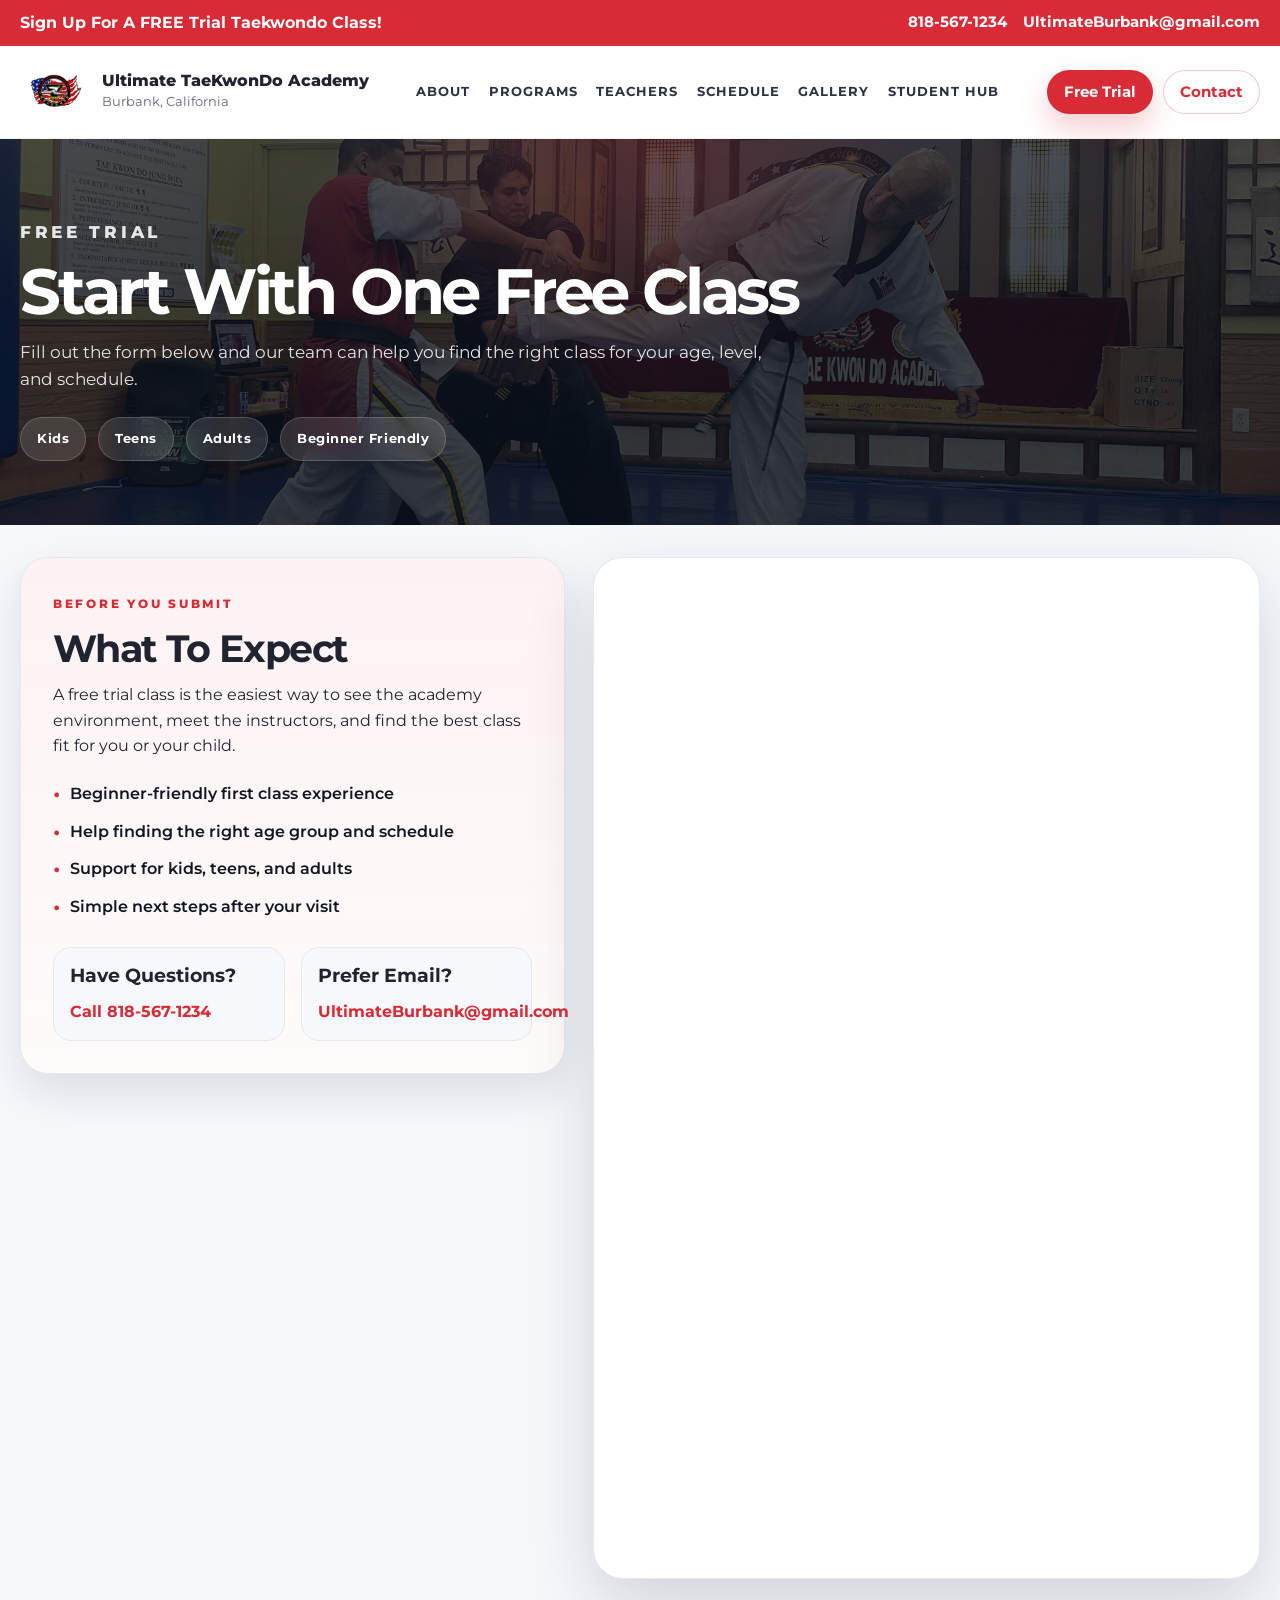
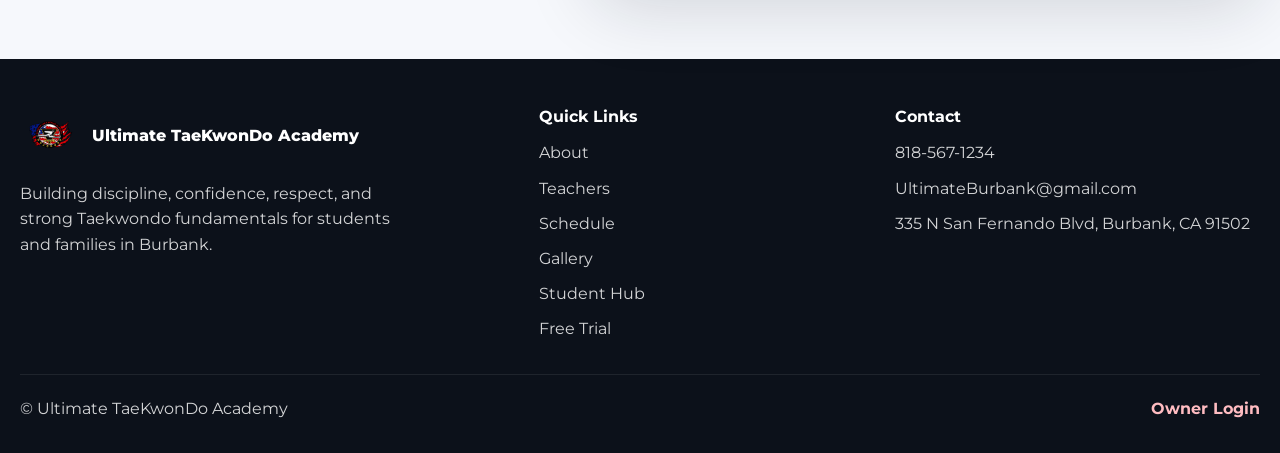
<file: trial.html>
<!DOCTYPE html>
<html lang="en">
<head>
  <meta charset="UTF-8" />
  <meta name="viewport" content="width=device-width, initial-scale=1.0" />
  <title>Free Trial | Ultimate Taekwondo Academy</title>
  <meta name="description" content="Register for a free trial class at Ultimate TaeKwonDo Academy in Burbank." />
  <link rel="preconnect" href="https://fonts.googleapis.com" />
  <link rel="preconnect" href="https://fonts.gstatic.com" crossorigin />
  <link href="https://fonts.googleapis.com/css2?family=Montserrat:wght@400;500;600;700;800&display=swap" rel="stylesheet" />
  <link rel="stylesheet" href="styles.css" />
</head>
<body>
  <a class="skip-link" href="#main-content">Skip to content</a>
  <div class="top-strip">
    <div class="container top-strip-inner">
      <p class="top-strip-message">Sign Up For A FREE Trial Taekwondo Class!</p>
      <div class="top-strip-links">
        <a href="tel:8185671234">818-567-1234</a>
        <a href="mailto:UltimateBurbank@gmail.com">UltimateBurbank@gmail.com</a>
      </div>
    </div>
  </div>
  <header class="site-header" id="top">
    <div class="container header-row">
      <a class="site-brand" href="index.html" aria-label="Ultimate TaeKwonDo Academy home">
        <img src="utkdlogo.png" alt="Ultimate TaeKwonDo Academy logo" />
        <div class="site-brand-text">
          <span class="site-brand-name">Ultimate TaeKwonDo Academy</span>
          <span class="site-brand-location">Burbank, California</span>
        </div>
      </a>

      <button
        class="menu-toggle"
        type="button"
        aria-expanded="false"
        aria-controls="site-nav"
        aria-label="Open navigation"
      >
        <span></span>
        <span></span>
        <span></span>
      </button>

      <nav class="site-nav" id="site-nav">
        <a href="index.html#about">About</a>
        <a href="index.html#programs">Programs</a>
        <a href="teachers.html">Teachers</a>
        <a href="schedule.html">Schedule</a>
        <a href="gallery.html">Gallery</a>
        <a href="student-hub.html">Student Hub</a>
        
      </nav>

      <div class="header-actions">
        <a class="btn btn-primary" href="trial.html">Free Trial</a>
        <a class="btn btn-outline" href="index.html#contact">Contact</a>
      </div>
    </div>
  </header>

  <main id="main-content">
    <section class="page-hero">
      <div class="container page-hero-inner">
        <p class="eyebrow eyebrow-light">Free Trial</p>
        <h1>Start With One Free Class</h1>
        <p>
          Fill out the form below and our team can help you find the right class for your age, level, and schedule.
        </p>
        <div class="page-pill-row">
          <span class="page-pill">Kids</span>
          <span class="page-pill">Teens</span>
          <span class="page-pill">Adults</span>
          <span class="page-pill">Beginner Friendly</span>
        </div>
      </div>
    </section>

    <section class="trial-shell">
      <div class="container trial-layout">
        <div class="trial-copy-card">
          <p class="eyebrow left-eyebrow">Before You Submit</p>
          <h2>What To Expect</h2>
          <p>
            A free trial class is the easiest way to see the academy environment, meet the instructors,
            and find the best class fit for you or your child.
          </p>

          <div class="trial-points">
            <div class="trial-point">Beginner-friendly first class experience</div>
            <div class="trial-point">Help finding the right age group and schedule</div>
            <div class="trial-point">Support for kids, teens, and adults</div>
            <div class="trial-point">Simple next steps after your visit</div>
          </div>

          <div class="trial-mini-card-grid">
            <article class="trial-mini-card">
              <h3>Have Questions?</h3>
              <p><a class="text-link" href="tel:8185671234">Call 818-567-1234</a></p>
            </article>
            <article class="trial-mini-card">
              <h3>Prefer Email?</h3>
              <p><a class="text-link" href="mailto:UltimateBurbank@gmail.com">UltimateBurbank@gmail.com</a></p>
            </article>
          </div>
        </div>

        <div class="trial-form-card">
          <iframe
            class="trial-form-frame"
            src="https://form.jotform.com/UltimateTKD/new"
            title="Free trial registration form"
            loading="lazy"
            allowfullscreen
          ></iframe>
        </div>
      </div>
    </section>
  </main>
  <footer class="site-footer">
    <div class="container footer-grid">
      <div>
        <a class="footer-brand" href="index.html">
          <img src="utkdlogo.png" alt="Ultimate TaeKwonDo Academy logo" />
          <span>Ultimate TaeKwonDo Academy</span>
        </a>
        <p class="footer-text">
          Building discipline, confidence, respect, and strong Taekwondo fundamentals for students and families in Burbank.
        </p>
      </div>

      <div>
        <h3 class="footer-title">Quick Links</h3>
        <ul class="footer-list">
          <li><a href="index.html#about">About</a></li>
          <li><a href="teachers.html">Teachers</a></li>
          <li><a href="schedule.html">Schedule</a></li>
          <li><a href="gallery.html">Gallery</a></li>
          <li><a href="student-hub.html">Student Hub</a></li>
          <li><a href="trial.html">Free Trial</a></li>
        </ul>
      </div>

      <div>
        <h3 class="footer-title">Contact</h3>
        <ul class="footer-list">
          <li><a href="tel:8185671234">818-567-1234</a></li>
          <li><a href="mailto:UltimateBurbank@gmail.com">UltimateBurbank@gmail.com</a></li>
          <li>335 N San Fernando Blvd, Burbank, CA 91502</li>
        </ul>
      </div>
    </div>
    <div class="container footer-admin-row">
      <span>&copy; Ultimate TaeKwonDo Academy</span>
      <a class="footer-admin-link" href="admin/">Owner Login</a>
    </div>
  </footer>

  <script src="script.js"></script>
</body>
</html>
</file>
<file: styles.css>
:root {
  --red: #d92b35;
  --red-dark: #b51f27;
  --navy: #101723;
  --navy-soft: #1b2434;
  --navy-deep: #0c111a;
  --white: #ffffff;
  --off-white: #f6f8fc;
  --off-white-2: #eef2f8;
  --text: #1f2430;
  --muted: #60697a;
  --border: #e5e8f0;
  --success: #1f8f63;
  --shadow-sm: 0 12px 30px rgba(16, 23, 35, 0.08);
  --shadow: 0 18px 45px rgba(16, 23, 35, 0.12);
  --shadow-lg: 0 28px 70px rgba(16, 23, 35, 0.16);
  --radius-lg: 28px;
  --radius-md: 20px;
  --radius-sm: 14px;
  --max-width: 1240px;
  --header-height: 92px;
}

*,
*::before,
*::after {
  box-sizing: border-box;
}

html {
  scroll-behavior: smooth;
}

body {
  margin: 0;
  font-family: "Montserrat", system-ui, -apple-system, BlinkMacSystemFont, "Segoe UI", sans-serif;
  color: var(--text);
  background: var(--off-white);
  line-height: 1.6;
  text-rendering: optimizeLegibility;
}

img {
  display: block;
  max-width: 100%;
}

a {
  color: inherit;
  text-decoration: none;
}

button,
input,
textarea,
select {
  font: inherit;
}

iframe {
  border: 0;
}

.container {
  width: min(var(--max-width), calc(100% - 2rem));
  margin: 0 auto;
}

.narrow {
  max-width: 860px;
}

.section {
  padding: 5.25rem 0;
}

.section-light {
  background: var(--white);
}

.section-soft {
  background: var(--off-white);
}

.section-dark {
  background:
    linear-gradient(rgba(11, 17, 27, 0.9), rgba(11, 17, 27, 0.9)),
    url("wood.jpg") center / cover;
  color: var(--white);
}

.section-heading {
  margin-bottom: 2rem;
}

.center-text {
  text-align: center;
}

h1,
h2,
h3,
h4,
p,
ul {
  margin-top: 0;
}

h1 {
  font-size: clamp(2.8rem, 5vw, 4.8rem);
  line-height: 1.02;
  letter-spacing: -0.05em;
  margin-bottom: 1rem;
}

h2 {
  font-size: clamp(2rem, 3vw, 3.2rem);
  line-height: 1.08;
  letter-spacing: -0.04em;
  margin-bottom: 0.8rem;
}

h3 {
  font-size: 1.18rem;
  line-height: 1.25;
  margin-bottom: 0.7rem;
}

.lead-text,
.section-subtitle {
  max-width: 760px;
  margin-inline: auto;
  color: var(--muted);
}

.section-dark .section-subtitle,
.section-dark .lead-text {
  color: rgba(255, 255, 255, 0.78);
}

.eyebrow {
  display: inline-block;
  margin-bottom: 0.85rem;
  font-size: 0.78rem;
  font-weight: 800;
  letter-spacing: 0.22em;
  text-transform: uppercase;
  color: var(--red);
}

.eyebrow-light {
  color: #ffacb2;
}

.left-eyebrow {
  text-align: left;
}

.badge {
  display: inline-flex;
  align-items: center;
  min-height: 36px;
  padding: 0.55rem 0.9rem;
  border-radius: 999px;
  background: rgba(255, 255, 255, 0.12);
  border: 1px solid rgba(255, 255, 255, 0.18);
  font-size: 0.82rem;
  font-weight: 700;
  letter-spacing: 0.04em;
}

.badge-soft {
  background: rgba(217, 43, 53, 0.08);
  border-color: rgba(217, 43, 53, 0.16);
  color: var(--red);
}

.btn {
  display: inline-flex;
  align-items: center;
  justify-content: center;
  gap: 0.55rem;
  min-height: 48px;
  padding: 0.85rem 1.2rem;
  border: 1px solid transparent;
  border-radius: 999px;
  font-weight: 700;
  line-height: 1;
  white-space: nowrap;
  transition:
    transform 0.2s ease,
    background-color 0.2s ease,
    border-color 0.2s ease,
    box-shadow 0.2s ease,
    color 0.2s ease;
  cursor: pointer;
}

.btn:hover {
  transform: translateY(-2px);
}

.btn-primary {
  background: var(--red);
  color: var(--white);
  box-shadow: 0 14px 30px rgba(217, 43, 53, 0.24);
}

.btn-primary:hover {
  background: var(--red-dark);
}

.btn-outline {
  background: var(--white);
  color: var(--red);
  border-color: rgba(217, 43, 53, 0.25);
}

.btn-outline:hover {
  border-color: rgba(217, 43, 53, 0.45);
}

.btn-glass {
  background: rgba(255, 255, 255, 0.12);
  color: var(--white);
  border-color: rgba(255, 255, 255, 0.22);
  backdrop-filter: blur(10px);
}

.btn-glass:hover {
  background: rgba(255, 255, 255, 0.18);
}

.btn-large {
  min-height: 54px;
  padding-inline: 1.4rem;
}

.text-link {
  color: var(--red);
  font-weight: 700;
}

.text-link:hover {
  text-decoration: underline;
  text-underline-offset: 0.22em;
}

.skip-link {
  position: absolute;
  left: 1rem;
  top: -4rem;
  z-index: 200;
  padding: 0.8rem 1rem;
  border-radius: 12px;
  background: var(--navy);
  color: var(--white);
}

.skip-link:focus {
  top: 1rem;
}

.top-strip {
  background: var(--red);
  color: var(--white);
}

.top-strip-inner {
  display: flex;
  align-items: center;
  justify-content: space-between;
  gap: 1rem;
  min-height: 46px;
}

.top-strip-message {
  margin: 0;
  font-weight: 700;
}

.top-strip-links {
  display: flex;
  align-items: center;
  gap: 1rem;
  font-size: 0.92rem;
  font-weight: 700;
}

.top-strip-links a:hover {
  opacity: 0.9;
}

.site-header {
  position: sticky;
  top: 0;
  z-index: 100;
  background: rgba(255, 255, 255, 0.96);
  backdrop-filter: blur(14px);
  border-bottom: 1px solid rgba(17, 24, 39, 0.06);
}

.header-row {
  display: grid;
  grid-template-columns: minmax(320px, 360px) minmax(0, 1fr) auto;
  align-items: center;
  gap: 1.5rem;
  min-height: var(--header-height);
}

.site-brand {
  display: inline-flex;
  align-items: center;
  gap: 0.85rem;
  min-width: 0;
}

.site-brand img {
  width: 68px;
  height: 68px;
  object-fit: contain;
  flex-shrink: 0;
}

.site-brand-text {
  display: flex;
  flex-direction: column;
  gap: 0.08rem;
  min-width: 0;
}

.site-brand-name {
  font-size: 1rem;
  font-weight: 800;
  line-height: 1.15;
}

.site-brand-location {
  font-size: 0.82rem;
  color: var(--muted);
}

.site-nav {
  display: flex;
  align-items: center;
  justify-content: flex-start;
  gap: 1.15rem;
  padding-left: 0.75rem;
  flex-wrap: nowrap;
  min-width: 0;
}

.site-nav a {
  position: relative;
  font-size: 0.8rem;
  font-weight: 700;
  letter-spacing: 0.08em;
  text-transform: uppercase;
  color: #293241;
  white-space: nowrap;
  padding: 0.4rem 0;
}

.site-nav a::after {
  content: "";
  position: absolute;
  left: 0;
  bottom: -0.2rem;
  width: 100%;
  height: 2px;
  border-radius: 999px;
  background: var(--red);
  transform: scaleX(0);
  transform-origin: center;
  transition: transform 0.2s ease;
}

.site-nav a:hover,
.site-nav a.active {
  color: var(--red);
}

.site-nav a:hover::after,
.site-nav a.active::after {
  transform: scaleX(1);
}

.header-actions {
  display: flex;
  align-items: center;
  gap: 0.65rem;
}

.header-actions .btn {
  min-height: 44px;
  padding: 0.75rem 1rem;
  font-size: 0.93rem;
}

.menu-toggle {
  display: none;
  width: 48px;
  height: 48px;
  padding: 0;
  border: 1px solid var(--border);
  border-radius: 14px;
  background: var(--white);
  justify-content: center;
  align-items: center;
  flex-direction: column;
  gap: 5px;
  cursor: pointer;
}

.menu-toggle span {
  width: 20px;
  height: 2px;
  background: var(--navy);
  border-radius: 999px;
  transition: transform 0.2s ease, opacity 0.2s ease;
}

.site-header.nav-open .menu-toggle span:nth-child(1) {
  transform: translateY(7px) rotate(45deg);
}

.site-header.nav-open .menu-toggle span:nth-child(2) {
  opacity: 0;
}

.site-header.nav-open .menu-toggle span:nth-child(3) {
  transform: translateY(-7px) rotate(-45deg);
}

.hero {
  position: relative;
  min-height: calc(100vh - 138px);
  display: flex;
  align-items: center;
  overflow: hidden;
  color: var(--white);
  background: #1d2230;
}

.hero-slides,
.hero-overlay {
  position: absolute;
  inset: 0;
}

.hero-slides {
  z-index: 0;
}

.hero-slide {
  position: absolute;
  inset: 0;
  width: 100%;
  height: 100%;
  object-fit: cover;
  opacity: 0;
  transform: scale(1.03);
  transition: opacity 0.9s ease, transform 5.5s ease;
}

.hero-slide.is-active {
  opacity: 1;
  transform: scale(1);
}

.hero-overlay {
  z-index: 1;
  background:
    linear-gradient(90deg, rgba(9, 13, 21, 0.82) 0%, rgba(9, 13, 21, 0.56) 48%, rgba(9, 13, 21, 0.74) 100%),
    linear-gradient(180deg, rgba(9, 13, 21, 0.16) 0%, rgba(9, 13, 21, 0.62) 100%);
}

.hero-content-wrap {
  position: relative;
  z-index: 2;
  width: 100%;
  display: grid;
  grid-template-columns: minmax(0, 1.35fr) minmax(310px, 390px);
  align-items: end;
  gap: 2rem;
  padding: 7rem 0 4.75rem;
}

.hero-content {
  max-width: 760px;
}

.hero-text {
  max-width: 650px;
  margin-bottom: 1.6rem;
  font-size: 1.08rem;
  color: rgba(255, 255, 255, 0.88);
}

.hero-actions {
  display: flex;
  flex-wrap: wrap;
  gap: 0.9rem;
}

.hero-notice-card {
  padding: 1.6rem;
  border-radius: var(--radius-lg);
  background: rgba(255, 255, 255, 0.12);
  border: 1px solid rgba(255, 255, 255, 0.18);
  backdrop-filter: blur(12px);
  box-shadow: var(--shadow-lg);
}

.notice-label {
  margin-bottom: 0.6rem;
  color: #ffbec3;
  font-size: 0.82rem;
  font-weight: 800;
  letter-spacing: 0.18em;
  text-transform: uppercase;
}

.hero-notice-card h2 {
  font-size: 1.8rem;
  margin-bottom: 0.8rem;
}

.hero-notice-card p {
  margin-bottom: 1rem;
  color: rgba(255, 255, 255, 0.86);
}

.stats-strip {
  margin-top: -2rem;
  position: relative;
  z-index: 3;
}

.stats-grid {
  display: grid;
  grid-template-columns: repeat(4, minmax(0, 1fr));
  gap: 1rem;
}

.stat-card {
  padding: 1.25rem 1.3rem;
  border-radius: 22px;
  background: rgba(255, 255, 255, 0.96);
  border: 1px solid rgba(17, 24, 39, 0.04);
  box-shadow: var(--shadow);
}

.stat-card strong {
  display: block;
  font-size: 1.7rem;
  line-height: 1;
  color: var(--navy);
}

.stat-card span {
  display: block;
  margin-top: 0.35rem;
  color: var(--muted);
  font-size: 0.92rem;
  font-weight: 600;
}

.page-hero {
  position: relative;
  overflow: hidden;
  color: var(--white);
  background:
    linear-gradient(rgba(11, 17, 27, 0.78), rgba(11, 17, 27, 0.82)),
    url("Testing3.jpg") center / cover no-repeat;
}

.page-hero::before {
  content: "";
  position: absolute;
  inset: 0;
  background:
    radial-gradient(circle at top, rgba(217, 43, 53, 0.2), transparent 36%),
    linear-gradient(180deg, rgba(255, 255, 255, 0.04), transparent 45%);
}

.page-hero-inner {
  position: relative;
  z-index: 1;
  padding: 5rem 0 4rem;
}

.page-hero h1 {
  margin-bottom: 0.9rem;
}

.page-hero p {
  max-width: 760px;
  font-size: 1.05rem;
  color: rgba(255, 255, 255, 0.88);
}

.page-pill-row {
  display: flex;
  flex-wrap: wrap;
  gap: 0.75rem;
  margin-top: 1.5rem;
}

.page-pill {
  display: inline-flex;
  align-items: center;
  justify-content: center;
  min-height: 38px;
  padding: 0.65rem 1rem;
  border-radius: 999px;
  background: rgba(255, 255, 255, 0.12);
  border: 1px solid rgba(255, 255, 255, 0.18);
  color: var(--white);
  font-size: 0.84rem;
  font-weight: 700;
  letter-spacing: 0.04em;
  backdrop-filter: blur(10px);
}

.feature-grid {
  display: grid;
  grid-template-columns: minmax(0, 0.95fr) minmax(0, 1.05fr);
  gap: 2rem;
  align-items: center;
}

.feature-image-card,
.feature-copy-card,
.contact-image-card,
.contact-copy-card,
.panel-card {
  background: var(--white);
  border-radius: var(--radius-lg);
  overflow: hidden;
  box-shadow: var(--shadow);
}

.feature-image-card img,
.contact-image-card img {
  width: 100%;
  height: 100%;
  min-height: 380px;
  object-fit: cover;
}

.feature-copy-card,
.contact-copy-card,
.panel-card {
  padding: 2rem;
}

.check-list {
  margin: 1.15rem 0 1.5rem;
  padding-left: 1.1rem;
}

.check-list li + li {
  margin-top: 0.55rem;
}

.card-grid {
  display: grid;
  grid-template-columns: repeat(3, minmax(0, 1fr));
  gap: 1.25rem;
}

.info-card {
  padding: 1.55rem;
  border-radius: var(--radius-md);
  background: rgba(255, 255, 255, 0.08);
  border: 1px solid rgba(255, 255, 255, 0.1);
  box-shadow: none;
}

.info-card p {
  margin-bottom: 0;
  color: rgba(255, 255, 255, 0.8);
}

.info-card strong {
  color: var(--white);
}

.surface-card-grid {
  display: grid;
  grid-template-columns: repeat(3, minmax(0, 1fr));
  gap: 1.25rem;
}

.surface-card {
  padding: 1.55rem;
  border-radius: var(--radius-md);
  background: var(--white);
  border: 1px solid var(--border);
  box-shadow: var(--shadow-sm);
}

.surface-card p:last-child {
  margin-bottom: 0;
  color: var(--muted);
}

.teacher-grid {
  display: grid;
  grid-template-columns: repeat(2, minmax(0, 1fr));
  gap: 1.5rem;
}

.teacher-card {
  display: grid;
  grid-template-columns: 220px minmax(0, 1fr);
  gap: 1.25rem;
  align-items: stretch;
  padding: 1.1rem;
  border-radius: var(--radius-lg);
  background: var(--white);
  border: 1px solid var(--border);
  box-shadow: var(--shadow);
}

.teacher-card-image img {
  width: 100%;
  height: 100%;
  object-fit: contain;
  object-position: center;
}

.teacher-card-copy {
  display: flex;
  flex-direction: column;
  justify-content: space-between;
}

.teacher-card-copy p:last-of-type {
  margin-bottom: 0;
  color: var(--muted);
}

.teacher-meta {
  display: inline-flex;
  align-items: center;
  flex-wrap: wrap;
  gap: 0.55rem;
  margin: 0.1rem 0 0.85rem;
}

.teacher-meta span {
  display: inline-flex;
  align-items: center;
  min-height: 32px;
  padding: 0.45rem 0.75rem;
  border-radius: 999px;
  background: var(--off-white);
  color: var(--navy);
  font-size: 0.78rem;
  font-weight: 700;
}

.teacher-actions {
  display: flex;
  flex-wrap: wrap;
  gap: 0.75rem;
  margin-top: 1.1rem;
}

.schedule-showcase {
  padding-top: 4.5rem;
}

.schedule-cards {
  display: grid;
  grid-template-columns: repeat(3, minmax(0, 1fr));
  gap: 1.5rem;
}

.schedule-card {
  background: var(--white);
  border: 1px solid var(--border);
  border-radius: var(--radius-lg);
  overflow: hidden;
  box-shadow: var(--shadow);
  transition: transform 0.22s ease, box-shadow 0.22s ease;
}

.schedule-card:hover {
  transform: translateY(-5px);
  box-shadow: var(--shadow-lg);
}

.schedule-preview {
  padding: 1rem;
  background: linear-gradient(180deg, #f8f9fd, #eef2f8);
  border-bottom: 1px solid var(--border);
}

.schedule-preview img {
  width: 100%;
  height: 320px;
  object-fit: contain;
  border-radius: 18px;
  background: var(--white);
}

.schedule-content {
  padding: 1.5rem;
}

.schedule-tag {
  margin: 0 0 0.7rem;
  font-size: 0.82rem;
  font-weight: 800;
  letter-spacing: 0.08em;
  text-transform: uppercase;
  color: var(--red);
}

.schedule-content h3 {
  margin-bottom: 0.75rem;
  color: var(--navy);
}

.schedule-content p:last-of-type {
  margin-bottom: 0;
  color: var(--muted);
}

.schedule-actions {
  margin-top: 1.25rem;
  display: flex;
  flex-wrap: wrap;
  gap: 0.7rem;
}

.schedule-actions .btn {
  width: 100%;
}

.schedule-note-grid {
  display: grid;
  grid-template-columns: repeat(3, minmax(0, 1fr));
  gap: 1.25rem;
  margin-top: 1.75rem;
}

.schedule-note {
  padding: 1.3rem;
  border-radius: 20px;
  background: var(--off-white);
  border: 1px solid var(--border);
}

.schedule-note p:last-child {
  margin-bottom: 0;
  color: var(--muted);
}

.news-grid {
  display: grid;
  grid-template-columns: 1.2fr 1fr 1fr;
  gap: 1rem;
}

.news-card {
  padding: 1.5rem;
  border-radius: var(--radius-md);
  background: var(--white);
  border: 1px solid var(--border);
  box-shadow: var(--shadow-sm);
}

.featured-news-card {
  background: linear-gradient(135deg, var(--navy), var(--navy-soft));
  color: var(--white);
  border-color: transparent;
}

.featured-news-card p,
.featured-news-card .news-date {
  color: rgba(255, 255, 255, 0.82);
}

.featured-news-card .text-link {
  color: #ffb8bd;
}

.news-date {
  margin-bottom: 0.75rem;
  font-size: 0.8rem;
  font-weight: 800;
  letter-spacing: 0.16em;
  text-transform: uppercase;
  color: var(--red);
}

.news-card p:last-child {
  margin-bottom: 0;
}

.section-tight-top {
  padding-top: 0;
}

.album-card-grid {
  display: grid;
  grid-template-columns: repeat(3, minmax(0, 1fr));
  gap: 1.2rem;
}

.album-card {
  display: flex;
  flex-direction: column;
  width: 100%;
  padding: 0;
  text-align: left;
  border: 1px solid var(--border);
  border-radius: 24px;
  background: var(--white);
  box-shadow: var(--shadow);
  overflow: hidden;
  cursor: pointer;
  transition: transform 0.25s ease, box-shadow 0.25s ease, border-color 0.25s ease;
}

.album-card:hover,
.album-card:focus-visible,
.album-card.is-active {
  transform: translateY(-4px);
  box-shadow: var(--shadow-lg);
  border-color: rgba(217, 43, 53, 0.28);
}

.album-card:focus-visible {
  outline: 3px solid rgba(217, 43, 53, 0.18);
  outline-offset: 3px;
}

.album-card-image {
  position: relative;
  min-height: 240px;
  background: #dde3ee;
  overflow: hidden;
}

.album-card-image img {
  width: 100%;
  height: 100%;
  min-height: 240px;
  object-fit: cover;
  transition: transform 0.4s ease;
}

.album-card:hover .album-card-image img,
.album-card:focus-visible .album-card-image img,
.album-card.is-active .album-card-image img {
  transform: scale(1.05);
}

.album-card-content {
  display: grid;
  gap: 0.75rem;
  padding: 1.25rem;
}

.album-card-kicker {
  margin: 0;
  font-size: 0.8rem;
  font-weight: 800;
  letter-spacing: 0.16em;
  text-transform: uppercase;
  color: var(--red);
}

.album-card-content h3 {
  margin: 0;
}

.album-card-content p {
  margin: 0;
  color: var(--muted);
}

.album-card-action {
  display: inline-flex;
  align-items: center;
  justify-content: center;
  width: fit-content;
  min-height: 42px;
  padding: 0.75rem 1rem;
  border-radius: 999px;
  background: rgba(16, 23, 35, 0.06);
  color: var(--navy);
  font-weight: 700;
}

.album-summary-panel {
  display: flex;
  align-items: center;
  justify-content: space-between;
  gap: 1rem;
  margin-bottom: 1.25rem;
  padding: 1.4rem 1.5rem;
  border-radius: 24px;
  background: linear-gradient(135deg, rgba(16, 23, 35, 0.98), rgba(28, 36, 49, 0.94));
  color: var(--white);
  box-shadow: var(--shadow);
}

.album-summary-panel h2,
.album-summary-panel .section-subtitle,
.album-summary-panel .eyebrow {
  color: inherit;
}

.album-summary-panel .section-subtitle {
  max-width: 760px;
  opacity: 0.88;
}

.album-summary-meta {
  flex-shrink: 0;
}

.album-count-pill {
  display: inline-flex;
  align-items: center;
  justify-content: center;
  min-height: 48px;
  padding: 0.85rem 1.2rem;
  border-radius: 999px;
  background: rgba(255, 255, 255, 0.1);
  border: 1px solid rgba(255, 255, 255, 0.16);
  font-weight: 700;
  white-space: nowrap;
}

.album-filter-row {
  display: flex;
  flex-wrap: wrap;
  gap: 0.75rem;
  margin-bottom: 1.4rem;
}

.album-filter-pill {
  min-height: 46px;
  padding: 0.8rem 1rem;
  border: 1px solid var(--border);
  border-radius: 999px;
  background: var(--white);
  color: var(--navy);
  font-weight: 700;
  cursor: pointer;
  transition: transform 0.2s ease, border-color 0.2s ease, background-color 0.2s ease, color 0.2s ease;
}

.album-filter-pill:hover,
.album-filter-pill:focus-visible,
.album-filter-pill.is-active {
  transform: translateY(-2px);
  border-color: transparent;
  background: var(--red);
  color: var(--white);
}

.album-empty-note {
  margin: 0;
  padding: 1.1rem 1.2rem;
  border-radius: 18px;
  border: 1px dashed var(--border);
  color: var(--muted);
  background: var(--white);
}

.gallery-grid {
  display: grid;
  grid-template-columns: repeat(3, minmax(0, 1fr));
  grid-auto-flow: dense;
  gap: 1rem;
}

.gallery-card {
  position: relative;
  margin: 0;
  min-height: 260px;
  border-radius: 22px;
  overflow: hidden;
  background: #dde3ee;
  box-shadow: var(--shadow);
  cursor: pointer;
  isolation: isolate;
  transition: transform 0.25s ease, box-shadow 0.25s ease;
}

.gallery-card:hover,
.gallery-card:focus-visible {
  transform: translateY(-4px);
  box-shadow: var(--shadow-lg);
}

.gallery-card:focus-visible {
  outline: 3px solid rgba(217, 43, 53, 0.18);
  outline-offset: 3px;
}

.gallery-card-large {
  grid-column: span 2;
  grid-row: span 2;
  min-height: 540px;
}

.gallery-card img {
  width: 100%;
  height: 100%;
  min-height: 260px;
  object-fit: cover;
  transition: transform 0.4s ease;
}

.gallery-card-large img {
  min-height: 540px;
}

.gallery-card:hover img,
.gallery-card:focus-visible img {
  transform: scale(1.05);
}

.gallery-overlay {
  position: absolute;
  inset: auto 0 0 0;
  display: flex;
  align-items: end;
  justify-content: space-between;
  gap: 0.75rem;
  padding: 1rem;
  background: linear-gradient(180deg, rgba(0, 0, 0, 0) 0%, rgba(7, 10, 16, 0.82) 100%);
  color: var(--white);
  pointer-events: none;
}

.gallery-label {
  display: inline-flex;
  align-items: center;
  min-height: 34px;
  padding: 0.45rem 0.8rem;
  border-radius: 999px;
  background: rgba(255, 255, 255, 0.14);
  border: 1px solid rgba(255, 255, 255, 0.18);
  font-size: 0.8rem;
  font-weight: 700;
  backdrop-filter: blur(8px);
}

.gallery-view {
  font-size: 0.76rem;
  font-weight: 700;
  letter-spacing: 0.08em;
  text-transform: uppercase;
}

.contact-grid {
  display: grid;
  grid-template-columns: minmax(0, 0.95fr) minmax(0, 1.05fr);
  gap: 2rem;
  align-items: stretch;
}

.contact-copy-card {
  display: flex;
  flex-direction: column;
  justify-content: center;
}

.contact-details {
  margin: 1.2rem 0 1.5rem;
  display: grid;
  gap: 0.6rem;
}

.contact-details p {
  margin: 0;
}

.contact-actions {
  display: flex;
  flex-wrap: wrap;
  gap: 0.8rem;
}

.inline-list {
  display: flex;
  flex-wrap: wrap;
  gap: 0.75rem;
  padding: 0;
  list-style: none;
  margin: 1.1rem 0 0;
}

.inline-list li {
  padding: 0.65rem 0.95rem;
  border-radius: 999px;
  background: var(--off-white);
  color: var(--navy);
  font-weight: 700;
  font-size: 0.9rem;
}

.cta-banner {
  padding: 1.75rem 2rem;
  border-radius: var(--radius-lg);
  background: linear-gradient(135deg, var(--navy), var(--navy-soft));
  color: var(--white);
  box-shadow: var(--shadow-lg);
}

.cta-banner-grid {
  display: grid;
  grid-template-columns: minmax(0, 1fr) auto;
  gap: 1.25rem;
  align-items: center;
}

.cta-banner p {
  margin-bottom: 0;
  color: rgba(255, 255, 255, 0.82);
}

.site-footer {
  padding: 3rem 0 2rem;
  background: var(--navy-deep);
  color: rgba(255, 255, 255, 0.82);
}

.footer-grid {
  display: grid;
  grid-template-columns: 1.2fr 0.8fr 0.9fr;
  gap: 2rem;
}

.footer-brand {
  display: inline-flex;
  align-items: center;
  gap: 0.85rem;
  margin-bottom: 1rem;
  color: var(--white);
  font-weight: 800;
}

.footer-brand img {
  width: 58px;
  height: 58px;
  object-fit: contain;
}

.footer-title {
  margin-bottom: 0.85rem;
  font-size: 1rem;
  color: var(--white);
}

.footer-list {
  margin: 0;
  padding: 0;
  list-style: none;
  display: grid;
  gap: 0.6rem;
}

.footer-list a:hover {
  color: #ffbcc1;
}

.footer-text {
  max-width: 380px;
  margin-bottom: 0;
}

.footer-admin-row {
  margin-top: 2rem;
  padding-top: 1.3rem;
  border-top: 1px solid rgba(255, 255, 255, 0.08);
  display: flex;
  align-items: center;
  justify-content: space-between;
  gap: 1rem;
  flex-wrap: wrap;
}

.footer-admin-link {
  color: #ffbcc1;
  font-weight: 700;
}

.footer-admin-link:hover {
  text-decoration: underline;
  text-underline-offset: 0.2em;
}

/* Trial page */
.trial-shell {
  padding: 2rem 0 5rem;
}

.trial-layout {
  display: grid;
  grid-template-columns: minmax(0, 0.9fr) minmax(0, 1.1fr);
  gap: 1.75rem;
  align-items: start;
}

.trial-copy-card {
  padding: 2rem;
  border-radius: var(--radius-lg);
  background:
    linear-gradient(180deg, rgba(217, 43, 53, 0.06), rgba(217, 43, 53, 0.02)),
    var(--white);
  border: 1px solid var(--border);
  box-shadow: var(--shadow);
}

.trial-copy-card p:last-of-type {
  margin-bottom: 0;
}

.trial-points {
  display: grid;
  gap: 0.75rem;
  margin: 1.4rem 0 1.7rem;
}

.trial-point {
  display: flex;
  align-items: center;
  gap: 0.65rem;
  font-weight: 600;
  color: var(--navy);
}

.trial-point::before {
  content: "•";
  color: var(--red);
  font-size: 1.35rem;
  line-height: 1;
}

.trial-form-card {
  padding: 1rem;
  border-radius: calc(var(--radius-lg) + 2px);
  background: var(--white);
  border: 1px solid var(--border);
  box-shadow: var(--shadow-lg);
}

.trial-form-frame {
  width: 100%;
  height: 980px;
  border-radius: 22px;
  background: var(--white);
}

.trial-mini-card-grid {
  display: grid;
  grid-template-columns: repeat(2, minmax(0, 1fr));
  gap: 1rem;
  margin-top: 1.4rem;
}

.trial-mini-card {
  padding: 1rem;
  border-radius: 18px;
  background: var(--off-white);
  border: 1px solid var(--border);
}

.trial-mini-card p:last-child {
  margin-bottom: 0;
  color: var(--muted);
}

/* Lightbox */
.lightbox {
  position: fixed;
  inset: 0;
  z-index: 9999;
  display: none;
  align-items: center;
  justify-content: center;
  padding: 1rem;
}

.lightbox.is-open {
  display: flex;
}

.lightbox-backdrop {
  position: absolute;
  inset: 0;
  background: rgba(10, 14, 22, 0.84);
  backdrop-filter: blur(8px);
}

.lightbox-content {
  position: relative;
  z-index: 2;
  width: min(100%, 1120px);
  max-height: 92vh;
  display: grid;
  justify-items: center;
  gap: 1rem;
  padding: 1rem 3.8rem;
}

.lightbox-content img {
  width: auto;
  max-width: 100%;
  max-height: 72vh;
  border-radius: 20px;
  display: block;
  background: var(--white);
  box-shadow: 0 20px 60px rgba(0, 0, 0, 0.35);
}

.lightbox-close,
.lightbox-nav {
  border: none;
  cursor: pointer;
  transition: transform 0.2s ease, background-color 0.2s ease;
}

.lightbox-close:hover,
.lightbox-nav:hover {
  transform: scale(1.05);
}

.lightbox-close {
  position: absolute;
  top: 0.15rem;
  right: 0.3rem;
  width: 48px;
  height: 48px;
  border-radius: 999px;
  background: var(--white);
  color: var(--navy);
  font-size: 2rem;
  line-height: 1;
  box-shadow: 0 10px 25px rgba(0, 0, 0, 0.22);
}

.lightbox-nav {
  position: absolute;
  top: 50%;
  transform: translateY(-50%);
  width: 54px;
  height: 54px;
  border-radius: 999px;
  background: rgba(255, 255, 255, 0.92);
  color: var(--navy);
  font-size: 1.6rem;
  line-height: 1;
  box-shadow: 0 10px 25px rgba(0, 0, 0, 0.22);
}

.lightbox-prev {
  left: 0;
}

.lightbox-next {
  right: 0;
}

.lightbox-nav:hover {
  transform: translateY(-50%) scale(1.05);
}

.lightbox-footer {
  width: min(100%, 900px);
  display: flex;
  align-items: center;
  justify-content: space-between;
  gap: 1rem;
  padding: 1rem 1.1rem;
  border-radius: 18px;
  background: rgba(255, 255, 255, 0.1);
  border: 1px solid rgba(255, 255, 255, 0.12);
  backdrop-filter: blur(10px);
}

.lightbox-meta {
  min-width: 0;
}

.lightbox-caption,
.lightbox-counter {
  margin: 0;
}

.lightbox-caption {
  color: var(--white);
  font-size: 1rem;
  font-weight: 700;
}

.lightbox-counter {
  margin-top: 0.25rem;
  color: rgba(255, 255, 255, 0.78);
  font-size: 0.84rem;
  font-weight: 600;
}

.lightbox-download {
  display: inline-flex;
  align-items: center;
  justify-content: center;
  min-height: 46px;
  padding: 0.8rem 1.1rem;
  border-radius: 999px;
  background: var(--red);
  color: var(--white);
  font-weight: 700;
  white-space: nowrap;
  box-shadow: 0 14px 30px rgba(217, 43, 53, 0.24);
}

.lightbox-download:hover {
  background: var(--red-dark);
}

body.lightbox-open {
  overflow: hidden;
}

.utility-hidden {
  position: absolute;
  width: 1px;
  height: 1px;
  padding: 0;
  overflow: hidden;
  clip: rect(0, 0, 0, 0);
  white-space: nowrap;
  border: 0;
}

@media (max-width: 1180px) {
  .header-row {
    grid-template-columns: auto auto 1fr;
  }

  .menu-toggle {
    display: inline-flex;
    justify-self: end;
  }

  .site-nav,
  .header-actions {
    display: none;
  }

  .site-header.nav-open .header-row {
    grid-template-columns: 1fr auto;
    align-items: start;
    padding-top: 0.8rem;
    padding-bottom: 0.9rem;
  }

  .site-header.nav-open .site-brand {
    grid-column: 1 / 2;
  }

  .site-header.nav-open .menu-toggle {
    grid-column: 2 / 3;
  }

  .site-header.nav-open .site-nav {
    display: grid;
    grid-column: 1 / -1;
    justify-content: start;
    gap: 0.8rem;
    padding: 0.85rem 0 0.9rem;
  }

  .site-header.nav-open .header-actions {
    display: flex;
    grid-column: 1 / -1;
    flex-wrap: wrap;
    padding-bottom: 0.35rem;
  }

  .hero-content-wrap,
  .feature-grid,
  .contact-grid,
  .footer-grid,
  .cta-banner-grid,
  .trial-layout,
  .teacher-card {
    grid-template-columns: 1fr;
  }

  .teacher-card-image img {
    min-height: 340px;
  }

  .stats-grid,
  .card-grid,
  .surface-card-grid,
  .schedule-note-grid {
    grid-template-columns: repeat(2, minmax(0, 1fr));
  }

  .schedule-cards,
  .teacher-grid,
  .news-grid,
  .gallery-grid,
  .trial-mini-card-grid,
  .album-card-grid {
    grid-template-columns: repeat(2, minmax(0, 1fr));
  }

  .gallery-card-large {
    grid-column: span 2;
    grid-row: span 1;
    min-height: 360px;
  }

  .gallery-card-large img {
    min-height: 360px;
  }
}

@media (max-width: 820px) {
  .hero {
    min-height: auto;
  }

  .hero-content-wrap {
    padding: 5rem 0 3.75rem;
  }

  .stats-strip {
    margin-top: 0;
  }

  .stats-grid,
  .card-grid,
  .surface-card-grid,
  .schedule-cards,
  .schedule-note-grid,
  .teacher-grid,
  .news-grid,
  .gallery-grid,
  .trial-mini-card-grid,
  .album-card-grid {
    grid-template-columns: 1fr;
  }

  .album-summary-panel {
    flex-direction: column;
    align-items: flex-start;
  }

  .gallery-card-large {
    grid-column: span 1;
  }

  .gallery-card,
  .gallery-card img,
  .gallery-card-large,
  .gallery-card-large img {
    min-height: 280px;
  }
}

@media (max-width: 760px) {
  .section {
    padding: 4rem 0;
  }

  .container {
    width: min(var(--max-width), calc(100% - 1.1rem));
  }

  .top-strip-inner {
    flex-direction: column;
    justify-content: center;
    padding: 0.6rem 0;
  }

  .site-brand {
    gap: 0.65rem;
  }

  .site-brand img {
    width: 62px;
    height: 62px;
  }

  .site-brand-name {
    font-size: 0.92rem;
  }

  .site-brand-location {
    font-size: 0.76rem;
  }

  .hero-actions,
  .header-actions,
  .contact-actions,
  .teacher-actions {
    flex-direction: column;
    align-items: stretch;
  }

  .hero-notice-card,
  .feature-copy-card,
  .contact-copy-card,
  .panel-card,
  .trial-copy-card {
    padding: 1.5rem;
  }

  .page-hero-inner {
    padding: 4rem 0 3.25rem;
  }

  .schedule-preview img {
    height: 280px;
  }

  .feature-image-card img,
  .contact-image-card img {
    min-height: 300px;
  }

  .teacher-card-image img {
    min-height: 280px;
  }

  .lightbox {
    padding: 0.7rem;
  }

  .lightbox-content {
    width: 100%;
    padding: 0.5rem 0;
  }

  .lightbox-content img {
    max-height: 62vh;
  }

  .lightbox-close {
    top: -0.15rem;
    right: 0;
    width: 44px;
    height: 44px;
    font-size: 1.8rem;
  }

  .lightbox-nav {
    width: 44px;
    height: 44px;
    font-size: 1.2rem;
    top: calc(50% - 1.8rem);
  }

  .lightbox-prev {
    left: 0.15rem;
  }

  .lightbox-next {
    right: 0.15rem;
  }

  .lightbox-footer {
    width: 100%;
    flex-direction: column;
    align-items: stretch;
    text-align: center;
    padding: 0.9rem;
  }

  .lightbox-download {
    width: 100%;
  }

  .trial-form-frame {
    height: 900px;
  }
}

@media (max-width: 520px) {
  .btn,
  .btn-large {
    width: 100%;
  }

  .page-pill-row,
  .inline-list,
  .album-filter-row {
    gap: 0.55rem;
  }

  .page-pill,
  .inline-list li,
  .album-filter-pill {
    width: 100%;
    justify-content: center;
  }

  .gallery-overlay {
    flex-direction: column;
    align-items: flex-start;
  }

  .trial-form-frame {
    height: 820px;
  }
}

@media (prefers-reduced-motion: reduce) {
  html {
    scroll-behavior: auto;
  }

  *,
  *::before,
  *::after {
    animation: none !important;
    transition: none !important;
  }
}
</file>
